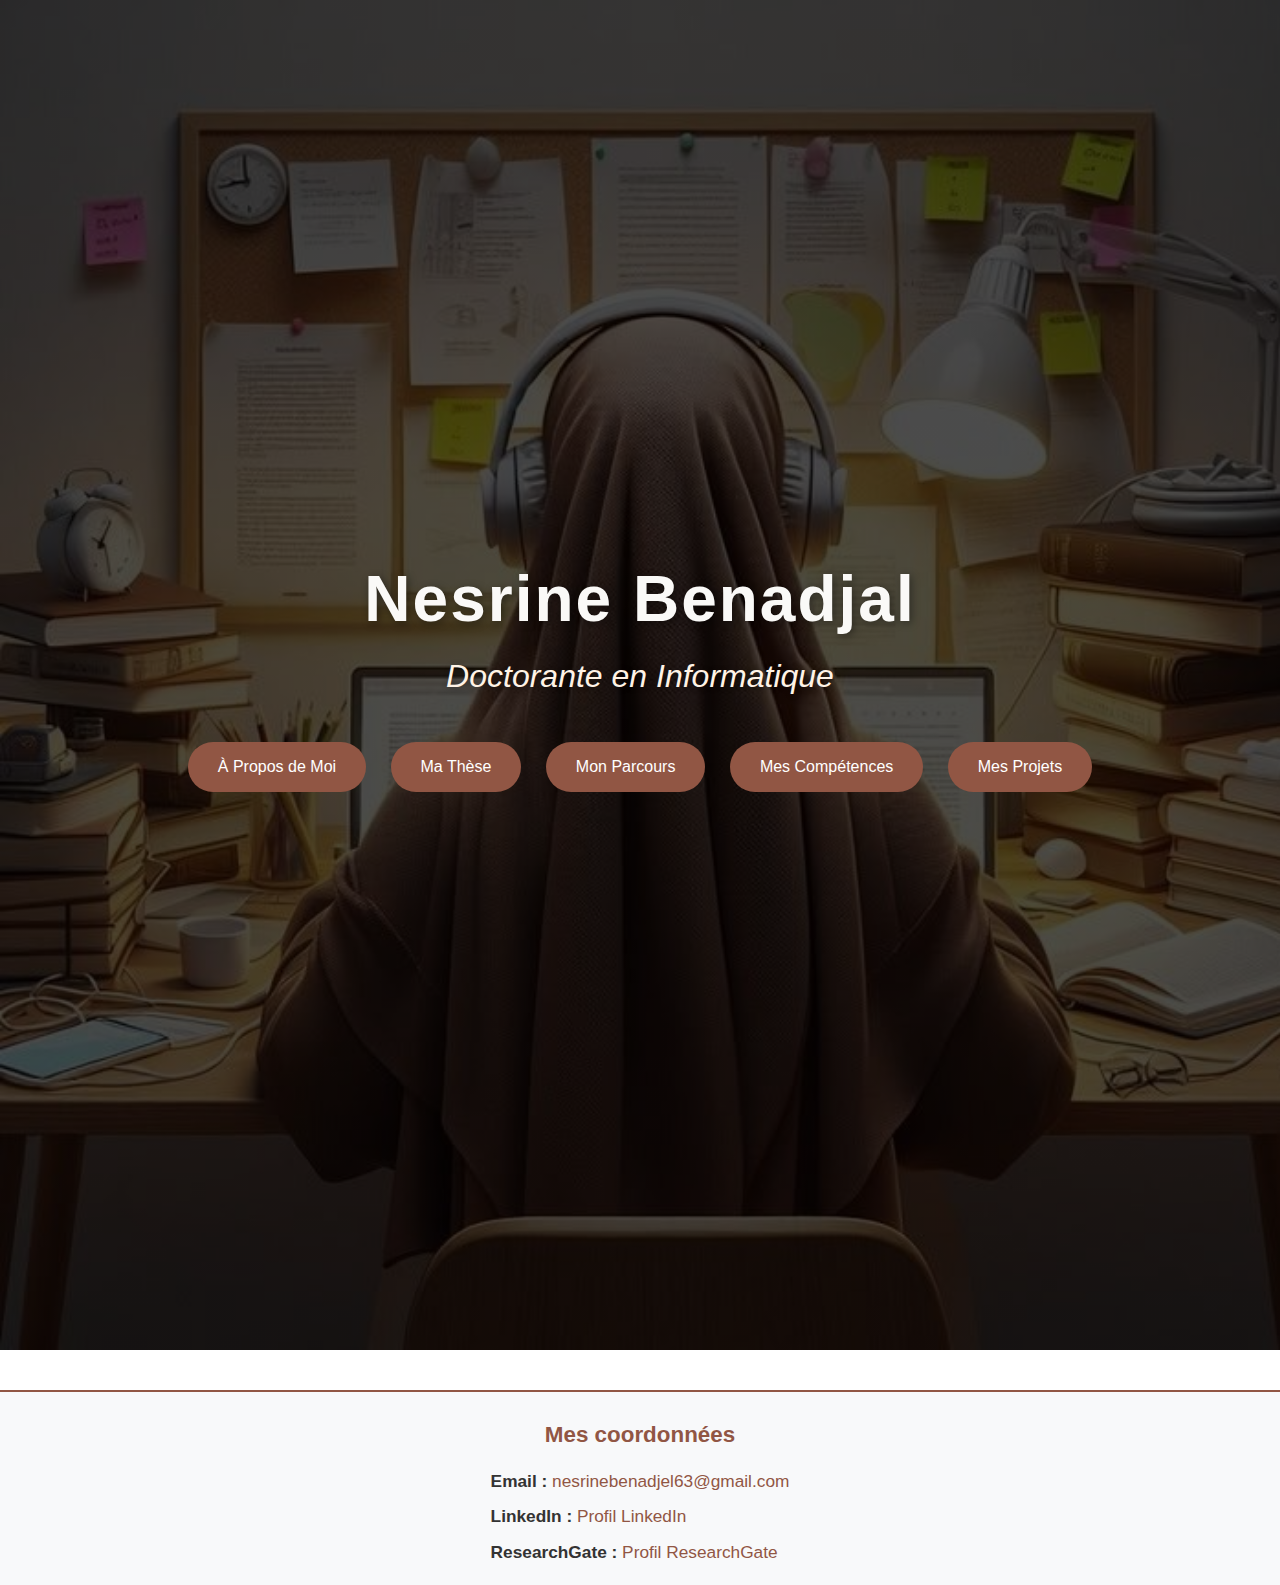
<file: index.html>
<!DOCTYPE html>
<html lang="fr">
<head>
    <meta charset="UTF-8">
    <meta name="viewport" content="width=device-width, initial-scale=1.0">
    <title>Accueil | Portfolio Nesrine Benadjal</title>
    <link rel="stylesheet" href="styles.css">
    <style>
        .hero {
            background: linear-gradient(rgba(0,0,0,0.7), rgba(0,0,0,0.7)), url('images3.jpg');
            background-size: cover;
            height: 150vh;
            display: flex;
            align-items: center;
            text-align: center;
            color: white;
        }
        .hero h1 {
            font-size: 4em;
            color: #faf9f7; 
            margin-top: 0;
            margin-bottom: 0;
            letter-spacing: 2px;
            text-shadow: 2px 2px 8px rgba(0,0,0,0.4);
            font-family: 'Segoe UI', Arial, sans-serif;
        }
        .hero p {
            font-size: 2em;
            color: #fff3e6;
            margin-bottom: 0;
            text-shadow: 1px 1px 6px rgba(0,0,0,0.3);
            font-style: italic;
        }
         .about-header h1 {
    font-size: 4em;
    color: #e7e4e2; 
    margin-top: 0;
    margin-bottom: 0;
    letter-spacing: 2px;
    text-shadow: 2px 2px 8px rgba(0,0,0,0.4);
}
        .cta-buttons {
            margin-top: 30px;
        }
        .cta-button {
            display: inline-block;
            margin: 10px;
            padding: 12px 30px;
            background: #915644;
            color: white;
            text-decoration: none;
            border-radius: 30px;
            transition: all 0.3s ease;
        }
        .cta-button:hover {
            background: #915644;
            transform: translateY(-3px);
        }
    </style>
</head>
<body>
    <header class="hero">
        <div class="container">
            <h1>Nesrine Benadjal</h1>
            <p>Doctorante en Informatique </p>
            
            <div class="cta-buttons">
                <a href="about.html" class="cta-button">À Propos de Moi</a>
                <a href="thesis.html" class="cta-button">Ma Thèse</a>
                <a href="education.html" class="cta-button">Mon Parcours</a>
                <a href="skills.html" class="cta-button">Mes Compétences</a>
                <a href="projects.html" class="cta-button">Mes Projets</a>
            </div>
        </div>
    </header>

    <script src="script.js"></script>
    <footer class="site-footer">
    <div class="footer-content">
        <h2>Mes coordonnées</h2>
        <ul class="footer-contact-list">
            <li><strong>Email :</strong> <a href="mailto:nesrinebenadjel63@gmail.com">nesrinebenadjel63@gmail.com</a></li>
            <li><strong>LinkedIn :</strong> <a href="https://www.linkedin.com/in/nesrine-benadjal-Oa7327258" target="_blank">Profil LinkedIn</a></li>
            <li><strong>ResearchGate :</strong> <a href="https://www.researchgate.net/profile/Nesrine-Benadjal" target="_blank">Profil ResearchGate</a></li>
        </ul>
    </div>
</footer>
<style>
.site-footer {
    background: #f8f9fa;
    border-top: 2px solid #915644;
    padding: 25px 0 10px 0;
    text-align: center;
    margin-top: 40px;
}
.footer-content {
    display: flex;
    flex-direction: column;
    align-items: center;
}
.footer-content h2 {
    color: #915644;
    margin-bottom: 15px;
    font-size: 1.4em;
}
.footer-contact-list {
    list-style: none;
    padding: 0;
    margin: 0;
    text-align: left;
    min-width: 260px; /* largeur mini pour un joli rectangle */
}
.footer-contact-list li {
    margin-bottom: 8px;
    font-size: 1.08em;
    color: #333;
}
.site-footer a {
    color: #915644;
    text-decoration: none;
}
.site-footer a:hover {
    text-decoration: underline;
}
</style>
</body>
</html>
</file>
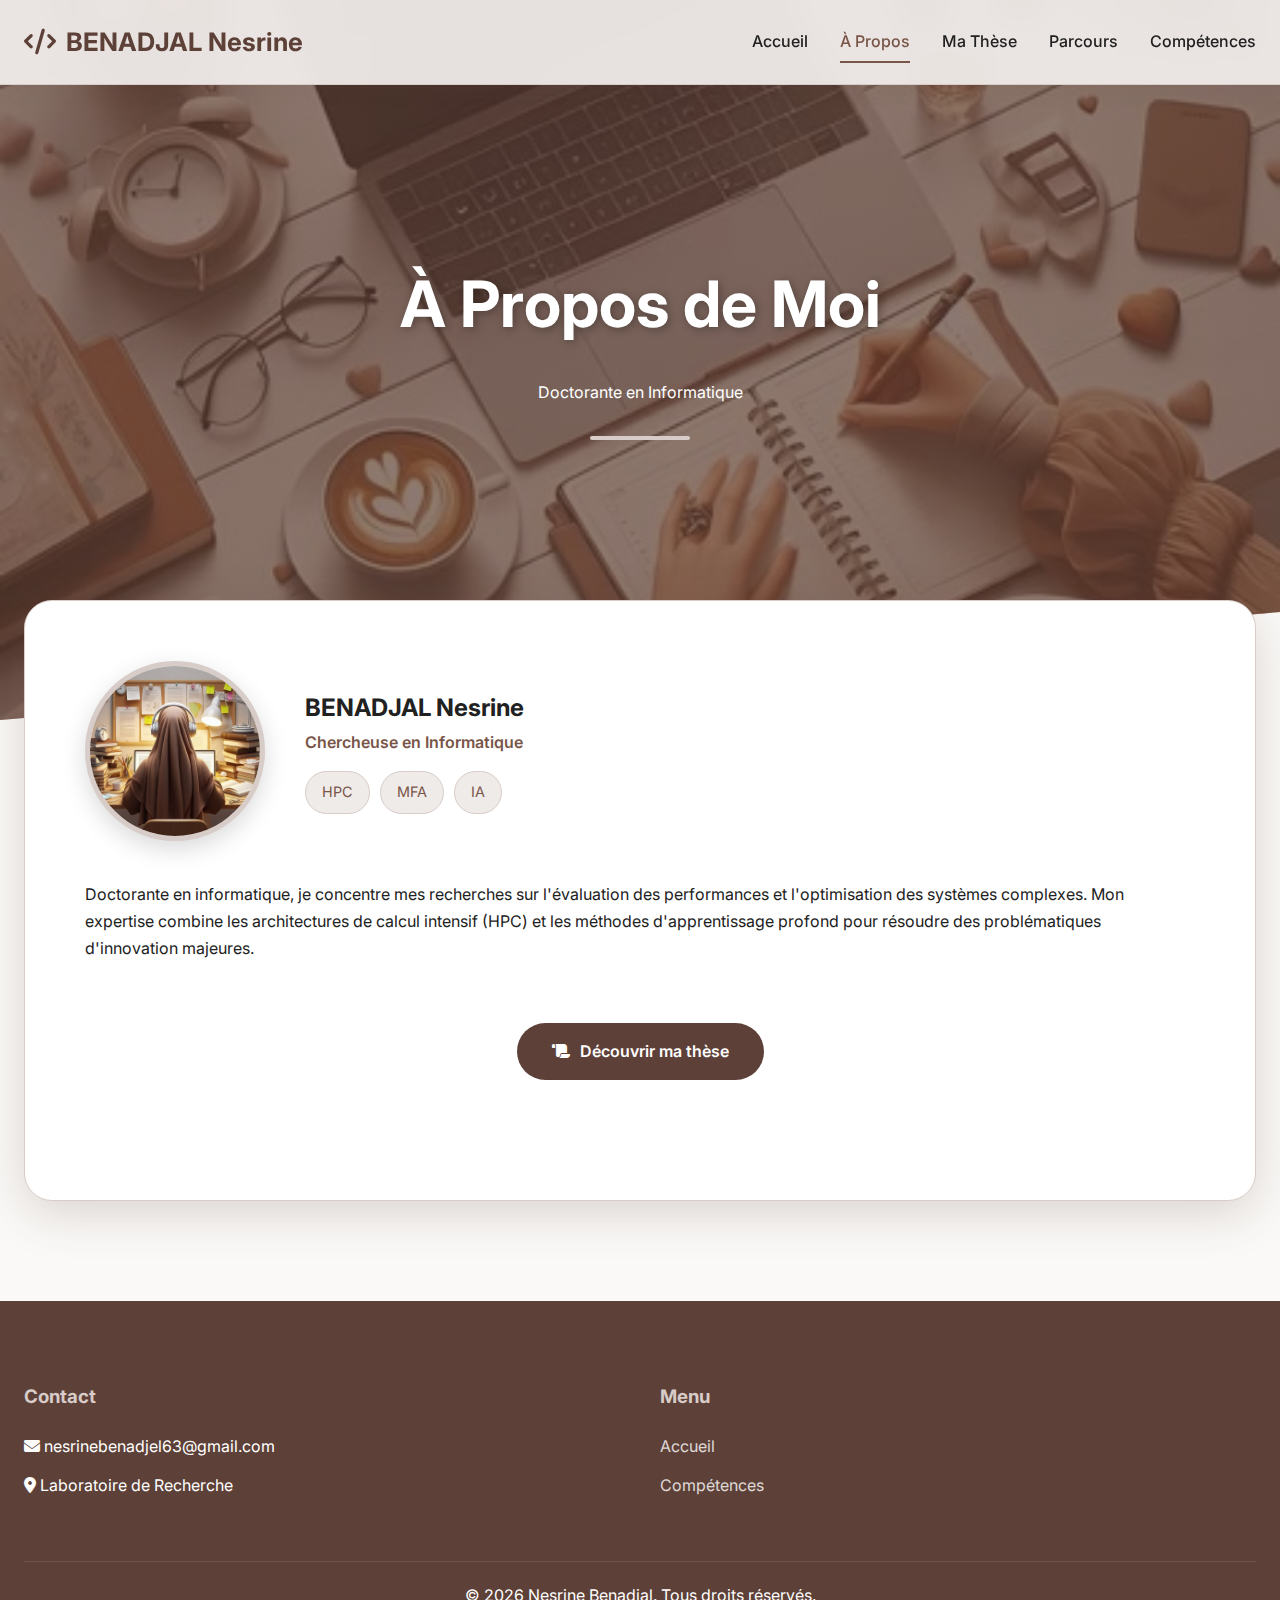
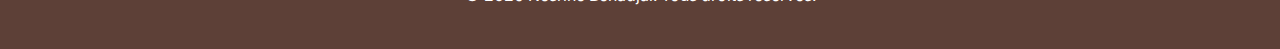
<file: about.html>
<!DOCTYPE html>
<html lang="fr">
<head>
    <meta charset="UTF-8">
    <meta name="viewport" content="width=device-width, initial-scale=1.0, maximum-scale=5.0">
    <title>À Propos | Nesrine Benadjal - Doctorante en Informatique</title>
    <link rel="stylesheet" href="https://cdnjs.cloudflare.com/ajax/libs/font-awesome/6.4.0/css/all.min.css">
    <link href="https://fonts.googleapis.com/css2?family=Inter:wght@300;400;500;600;700&display=swap" rel="stylesheet">
    <style>
        :root {
            --marron-fonce: #5D4037;
            --marron: #795548;
            --marron-clair: #A1887F;
            --marron-tres-clair: #D7CCC8;
            --beige: #EFEBE9;
            --beige-clair: #FAF9F7;
            --blanc: #FFFFFF;
            --noir: #212121;
            --gris: #757575;
            
            --primary: var(--marron);
            --background: var(--beige-clair);
            --surface: var(--beige);
            --text-dark: var(--noir);
            --border: var(--marron-tres-clair);
            
            --gradient: linear-gradient(135deg, var(--marron-fonce) 0%, var(--marron) 100%);
            --shadow-xl: 0 12px 48px rgba(93, 64, 55, 0.2);
            --radius-xl: 28px;
            --transition: all 0.3s cubic-bezier(0.4, 0, 0.2, 1);
        }

        * { margin: 0; padding: 0; box-sizing: border-box; }
        body {
            font-family: 'Inter', sans-serif;
            line-height: 1.7;
            color: var(--text-dark);
            background-color: var(--background);
            overflow-x: hidden;
        }

        .container { width: 100%; max-width: 1280px; margin: 0 auto; padding: 0 24px; }

        /* Navigation */
        .modern-nav {
            position: fixed; top: 0; left: 0; right: 0; z-index: 1000;
            background: rgba(239, 235, 233, 0.95);
            backdrop-filter: blur(10px);
            padding: 20px 0;
            border-bottom: 1px solid var(--border);
            box-shadow: 0 2px 20px rgba(93, 64, 55, 0.1);
        }
        .nav-container { display: flex; justify-content: space-between; align-items: center; }
        .logo { font-size: 1.6rem; font-weight: 700; color: var(--marron-fonce); text-decoration: none; display: flex; align-items: center; gap: 10px; }
        .nav-links { display: flex; gap: 32px; }
        .nav-link { color: var(--text-dark); text-decoration: none; font-weight: 500; transition: var(--transition); position: relative; padding: 8px 0; }
        .nav-link:hover, .nav-link.active { color: var(--marron); }
        .nav-link.active::after { content: ''; position: absolute; bottom: 0; left: 0; width: 100%; height: 2px; background: var(--marron); }

    
        .modern-header {
            position: relative; 
            min-height: 80vh; 
            display: flex; 
            align-items: center; 
            justify-content: center;
    
            background: linear-gradient(rgba(93, 64, 55, 0.7), rgba(93, 64, 55, 0.7)), 
                        url('image.png') no-repeat center center;
            background-size: cover;
            color: var(--blanc); 
            overflow: hidden;
            clip-path: polygon(0 0, 100% 0, 100% 85%, 0 100%);
        }
        .header-content { position: relative; z-index: 3; text-align: center; max-width: 800px; padding: 0 20px; }
        .header-content h1 { font-size: clamp(2.5rem, 5vw, 4rem); margin-bottom: 20px; text-shadow: 2px 2px 10px rgba(0,0,0,0.3); }
        .accent-line { width: 100px; height: 4px; background: var(--marron-tres-clair); margin: 30px auto; border-radius: 2px; }

        /* Profil Section */
        .profile-card-modern {
            background: var(--blanc); border-radius: var(--radius-xl); padding: 60px;
            box-shadow: var(--shadow-xl); margin-top: -120px; position: relative; z-index: 10;
            border: 1px solid var(--border);
        }
        .profile-header-modern { display: flex; align-items: center; gap: 40px; margin-bottom: 40px; flex-wrap: wrap; }
        
        .profile-avatar-modern {
            width: 180px; height: 180px;
            border-radius: 50%;
            border: 5px solid var(--marron-tres-clair);
            overflow: hidden;
            box-shadow: 0 8px 25px rgba(0,0,0,0.15);
            background: var(--beige);
            display: flex; align-items: center; justify-content: center;
        }
        .profile-avatar-modern img {
            width: 100%; height: 100%;
            object-fit: cover; 
        }

        .tag-list { display: flex; flex-wrap: wrap; gap: 10px; margin-top: 15px; }
        .tag { background: var(--surface); color: var(--marron); padding: 8px 16px; border-radius: 50px; font-size: 0.9rem; border: 1px solid var(--border); }

        .main-text {
            font-size: 1.2rem; line-height: 1.8; text-align: justify;
            padding: 40px; background: var(--beige-clair); border-radius: 20px;
            border-left: 6px solid var(--marron); margin: 30px 0;
        }

        .action-buttons { display: flex; justify-content: center; gap: 20px; margin: 60px 0; flex-wrap: wrap; }
        .btn {
            padding: 15px 35px; border-radius: 50px; text-decoration: none; font-weight: 600;
            transition: var(--transition); display: inline-flex; align-items: center; gap: 10px;
        }
        .btn-primary { background: var(--marron-fonce); color: white; }
        .btn-secondary { border: 2px solid var(--marron); color: var(--marron); }
        .btn:hover { transform: translateY(-3px); box-shadow: 0 5px 15px rgba(0,0,0,0.1); }

        .footer { background: var(--marron-fonce); color: white; padding: 80px 0 40px; margin-top: 100px; }
        .footer-grid { display: grid; grid-template-columns: repeat(auto-fit, minmax(250px, 1fr)); gap: 40px; }
        .footer-col h3 { color: var(--marron-tres-clair); margin-bottom: 20px; }
        .footer-links { list-style: none; }
        .footer-links li { margin-bottom: 12px; }
        .footer-links a { color: white; text-decoration: none; opacity: 0.8; }
        .footer-links a:hover { opacity: 1; padding-left: 5px; }

        @media (max-width: 768px) {
            .profile-header-modern { flex-direction: column; text-align: center; }
            .nav-links { display: none; }
            .modern-header { min-height: 60vh; }
        }
    </style>
</head>
<body>

    <nav class="modern-nav">
        <div class="container nav-container">
            <a href="index.html" class="logo"><i class="fas fa-code"></i> BENADJAL Nesrine</a>
            <div class="nav-links">
                <a href="index.html" class="nav-link">Accueil</a>
                <a href="about.html" class="nav-link active">À Propos</a>
                <a href="thesis.html" class="nav-link">Ma Thèse</a>
                <a href="education.html" class="nav-link">Parcours</a>
                <a href="skills.html" class="nav-link">Compétences</a>
            </div>
        </div>
    </nav>

    <header class="modern-header">
        <div class="header-content">
            <h1>À Propos de Moi</h1>
            <p>Doctorante en Informatique</p>
            <div class="accent-line"></div>
        </div>
    </header>

    <main class="container">
        <section class="profile-card-modern">
            <div class="profile-header-modern">
                <div class="profile-avatar-modern">
                    <img src="images3.jpg" alt="Nesrine Benadjal">
                </div>
                <div class="profile-info">
                    <h2>BENADJAL Nesrine</h2>
                    <p style="color: var(--marron); font-weight: 600;">Chercheuse en Informatique</p>
                    <div class="tag-list">
                        <span class="tag">HPC</span>
                        <span class="tag">MFA</span>
                        <span class="tag">IA</span>
                    </div>
                </div>
            </div>

            <p>
                Doctorante en informatique, je concentre mes recherches sur l'évaluation des performances et l'optimisation des systèmes complexes. Mon expertise combine les architectures de calcul intensif (HPC) et les méthodes d'apprentissage profond pour résoudre des problématiques d'innovation majeures.
            </p>

            <div class="action-buttons">
                <a href="thesis.html" class="btn btn-primary"><i class="fas fa-scroll"></i> Découvrir ma thèse</a>
            </div>
        </section>
    </main>

    <footer class="footer">
        <div class="container">
            <div class="footer-grid">
                <div class="footer-col">
                    <h3>Contact</h3>
                    <ul class="footer-links">
                        <li><i class="fas fa-envelope"></i> nesrinebenadjel63@gmail.com</li>
                        <li><i class="fas fa-map-marker-alt"></i> Laboratoire de Recherche</li>
                    </ul>
                </div>
                <div class="footer-col">
                    <h3>Menu</h3>
                    <ul class="footer-links">
                        <li><a href="index.html">Accueil</a></li>
                        <li><a href="skills.html">Compétences</a></li>
                    </ul>
                </div>
            </div>
            <div style="text-align: center; margin-top: 50px; padding-top: 20px; border-top: 1px solid rgba(255,255,255,0.1);">
                <p>&copy; 2026 Nesrine Benadjal. Tous droits réservés.</p>
            </div>
        </div>
    </footer>

</body>
</html>
</file>
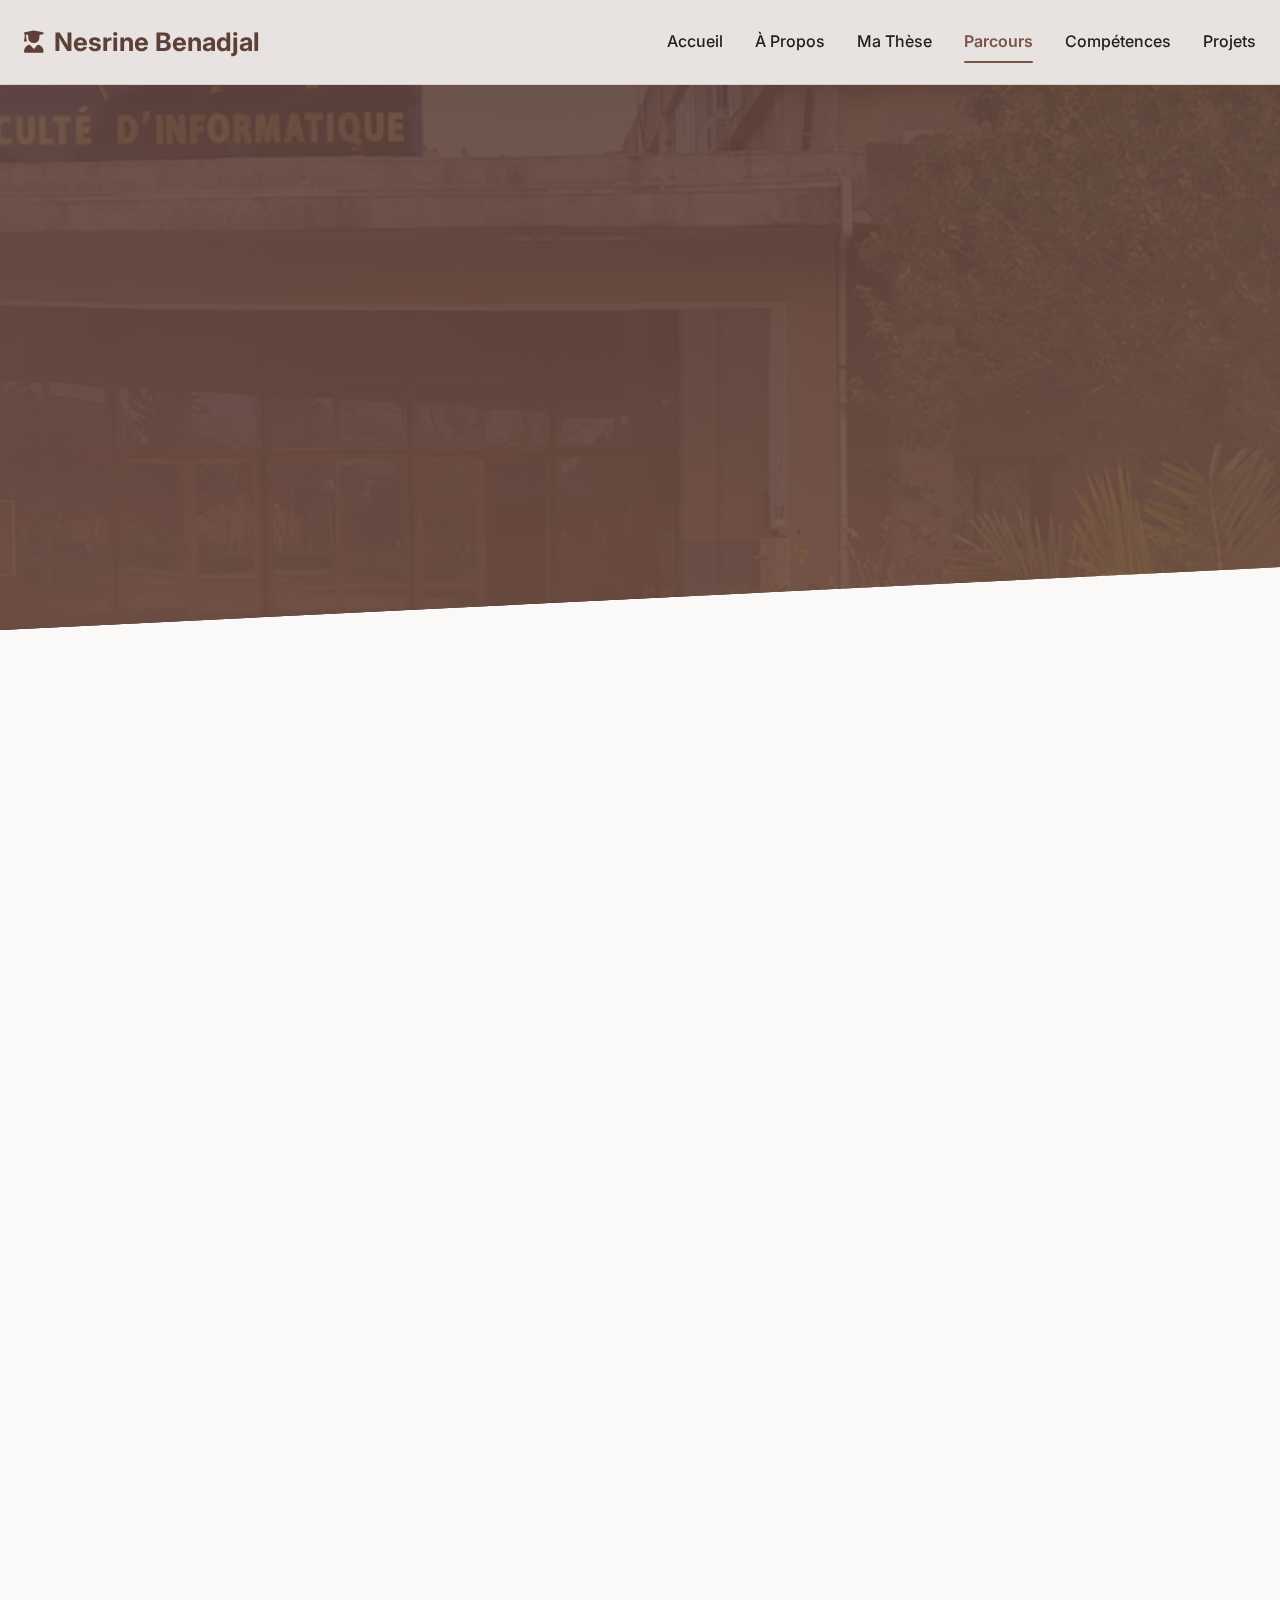
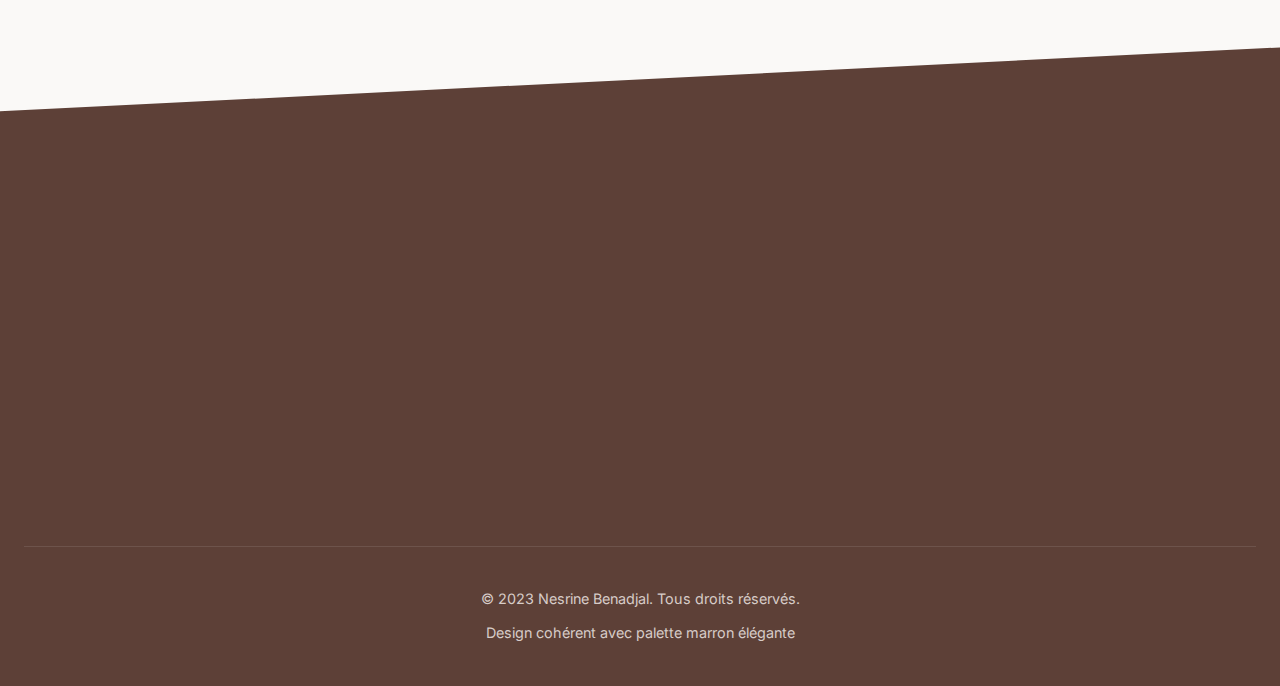
<file: education.html>
<!DOCTYPE html>
<html lang="fr">
<head>
    <meta charset="UTF-8">
    <meta name="viewport" content="width=device-width, initial-scale=1.0, maximum-scale=5.0">
    <title>Parcours Académique | Nesrine Benadjal - Doctorante en Informatique</title>
    <link rel="stylesheet" href="https://cdnjs.cloudflare.com/ajax/libs/font-awesome/6.4.0/css/all.min.css">
    <link href="https://fonts.googleapis.com/css2?family=Inter:wght@300;400;500;600;700&display=swap" rel="stylesheet">
    <style>
        /* Variables de couleurs marron élégantes (cohérentes avec les autres pages) */
        :root {
            --marron-fonce: #5D4037;
            --marron: #795548;
            --marron-clair: #A1887F;
            --marron-tres-clair: #D7CCC8;
            --beige: #EFEBE9;
            --beige-clair: #FAF9F7;
            --blanc: #FFFFFF;
            --noir: #212121;
            --gris: #757575;
            --gris-clair: #BDBDBD;
            
            --primary: var(--marron);
            --primary-dark: var(--marron-fonce);
            --primary-light: var(--marron-clair);
            --background: var(--beige-clair);
            --surface: var(--beige);
            --text-dark: var(--noir);
            --text-light: var(--gris);
            --border: var(--marron-tres-clair);
            
            --gradient: linear-gradient(135deg, var(--marron-fonce) 0%, var(--marron) 100%);
            --gradient-light: linear-gradient(135deg, var(--marron-tres-clair) 0%, var(--beige) 100%);
            --gradient-hover: linear-gradient(135deg, var(--marron) 0%, var(--marron-clair) 100%);
            
            --shadow-sm: 0 2px 8px rgba(93, 64, 55, 0.08);
            --shadow-md: 0 4px 16px rgba(93, 64, 55, 0.12);
            --shadow-lg: 0 8px 32px rgba(93, 64, 55, 0.16);
            --shadow-xl: 0 12px 48px rgba(93, 64, 55, 0.2);
            
            --radius-sm: 6px;
            --radius-md: 12px;
            --radius-lg: 20px;
            --radius-xl: 28px;
            --radius-full: 999px;
            
            --transition: all 0.3s cubic-bezier(0.4, 0, 0.2, 1);
            --transition-slow: all 0.5s cubic-bezier(0.4, 0, 0.2, 1);
        }

        /* Reset et base */
        * {
            margin: 0;
            padding: 0;
            box-sizing: border-box;
        }

        html {
            scroll-behavior: smooth;
        }

        body {
            font-family: 'Inter', sans-serif;
            line-height: 1.7;
            color: var(--text-dark);
            background-color: var(--background);
            overflow-x: hidden;
        }

        .container {
            width: 100%;
            max-width: 1280px;
            margin: 0 auto;
            padding: 0 24px;
        }

        /* Header moderne et responsive */
        .modern-header {
            position: relative;
            min-height: 70vh;
            display: flex;
            align-items: center;
            justify-content: center;
            background: var(--gradient);
            color: var(--blanc);
            overflow: hidden;
            clip-path: polygon(0 0, 100% 0, 100% 90%, 0 100%);
        }

        .header-bg {
            position: absolute;
            top: 0;
            left: 0;
            right: 0;
            bottom: 0;
            background: linear-gradient(rgba(93, 64, 55, 0.9), rgba(121, 85, 72, 0.9)), url('usthb.png');
            background-size: cover;
            background-position: center;
            background-attachment: fixed;
            z-index: 1;
        }

        .header-content {
            position: relative;
            z-index: 3;
            text-align: center;
            max-width: 800px;
            padding: 0 20px;
            animation: fadeInUp 1s ease-out;
        }

        .header-content h1 {
            font-size: clamp(2.5rem, 5vw, 4rem);
            font-weight: 700;
            margin-bottom: 20px;
            letter-spacing: -0.5px;
            color: var(--beige-clair);
            text-shadow: 0 2px 4px rgba(0, 0, 0, 0.2);
        }

        .header-content .subtitle {
            font-size: clamp(1.1rem, 2vw, 1.5rem);
            color: var(--marron-tres-clair);
            margin-bottom: 40px;
            font-weight: 300;
            line-height: 1.6;
        }

        .accent-line {
            width: 120px;
            height: 4px;
            background: var(--marron-tres-clair);
            margin: 40px auto;
            border-radius: 2px;
            position: relative;
            overflow: hidden;
        }

        .accent-line::after {
            content: '';
            position: absolute;
            top: 0;
            left: 0;
            width: 100%;
            height: 100%;
            background: var(--blanc);
            animation: lineProgress 2s ease-in-out infinite;
        }

        @keyframes lineProgress {
            0% { transform: translateX(-100%); }
            100% { transform: translateX(100%); }
        }

        /* Navigation cohérente */
        .modern-nav {
            position: fixed;
            top: 0;
            left: 0;
            right: 0;
            z-index: 1000;
            background: rgba(239, 235, 233, 0.95);
            backdrop-filter: blur(10px);
            padding: 20px 0;
            border-bottom: 1px solid var(--border);
            transition: var(--transition);
            box-shadow: 0 2px 20px rgba(93, 64, 55, 0.1);
        }

        .nav-container {
            display: flex;
            justify-content: space-between;
            align-items: center;
        }

        .logo {
            font-size: 1.6rem;
            font-weight: 700;
            color: var(--marron-fonce);
            text-decoration: none;
            display: flex;
            align-items: center;
            gap: 10px;
            transition: var(--transition);
        }

        .logo:hover {
            color: var(--marron);
        }

        .logo i {
            font-size: 1.4rem;
        }

        .nav-links {
            display: flex;
            gap: 32px;
        }

        .nav-link {
            color: var(--text-dark);
            text-decoration: none;
            font-weight: 500;
            font-size: 1rem;
            transition: var(--transition);
            position: relative;
            padding: 8px 0;
        }

        .nav-link::after {
            content: '';
            position: absolute;
            bottom: 0;
            left: 0;
            width: 0;
            height: 2px;
            background: var(--marron);
            transition: var(--transition);
            border-radius: 1px;
        }

        .nav-link:hover {
            color: var(--marron);
        }

        .nav-link:hover::after {
            width: 100%;
        }

        .nav-link.active {
            color: var(--marron);
            font-weight: 600;
        }

        .nav-link.active::after {
            width: 100%;
        }

        .mobile-nav-btn {
            display: none;
            background: none;
            border: none;
            color: var(--marron);
            font-size: 1.5rem;
            cursor: pointer;
            padding: 8px;
            border-radius: var(--radius-sm);
            transition: var(--transition);
        }

        .mobile-nav-btn:hover {
            background: var(--surface);
        }

        /* Contenu principal responsive */
        main {
            padding: 80px 0;
            position: relative;
            background: var(--background);
        }

        /* Section titre */
        .section-title {
            text-align: center;
            font-size: clamp(2rem, 4vw, 2.8rem);
            color: var(--marron-fonce);
            margin-bottom: 50px;
            font-weight: 700;
            position: relative;
        }

        .section-title::after {
            content: '';
            position: absolute;
            bottom: -15px;
            left: 50%;
            transform: translateX(-50%);
            width: 80px;
            height: 4px;
            background: var(--gradient);
            border-radius: 2px;
        }

        /* Timeline moderne et responsive */
        .modern-timeline {
            position: relative;
            max-width: 1000px;
            margin: 60px auto;
            padding: 0 20px;
        }

        .modern-timeline::before {
            content: '';
            position: absolute;
            left: 50%;
            transform: translateX(-50%);
            width: 3px;
            height: 100%;
            background: linear-gradient(to bottom, transparent, var(--marron), transparent);
            border-radius: 2px;
        }

        .timeline-item {
            position: relative;
            width: 100%;
            margin-bottom: 60px;
            display: flex;
            justify-content: center;
        }

        .timeline-content {
            width: calc(50% - 40px);
            padding: 30px;
            background: var(--blanc);
            border-radius: var(--radius-lg);
            box-shadow: var(--shadow-lg);
            border: 1px solid var(--border);
            transition: var(--transition-slow);
            position: relative;
        }

        .timeline-item:nth-child(odd) .timeline-content {
            margin-right: auto;
        }

        .timeline-item:nth-child(even) .timeline-content {
            margin-left: auto;
        }

        .timeline-content:hover {
            transform: translateY(-10px);
            box-shadow: var(--shadow-xl);
            border-color: var(--marron);
        }

        .timeline-icon {
            position: absolute;
            top: 30px;
            width: 60px;
            height: 60px;
            border-radius: 50%;
            background: var(--gradient);
            display: flex;
            align-items: center;
            justify-content: center;
            color: var(--blanc);
            font-size: 1.5rem;
            box-shadow: var(--shadow-md);
            z-index: 2;
        }

        .timeline-item:nth-child(odd) .timeline-icon {
            right: -30px;
        }

        .timeline-item:nth-child(even) .timeline-icon {
            left: -30px;
        }

        .timeline-date {
            display: inline-block;
            background: var(--surface);
            color: var(--marron);
            padding: 8px 20px;
            border-radius: var(--radius-full);
            font-weight: 600;
            font-size: 0.9rem;
            margin-bottom: 15px;
            border: 1px solid var(--border);
        }

        .timeline-content h3 {
            font-size: 1.5rem;
            color: var(--marron-fonce);
            margin-bottom: 10px;
            font-weight: 600;
        }

        .timeline-content p {
            color: var(--text-light);
            line-height: 1.6;
            margin-bottom: 10px;
        }

        .timeline-content .location {
            color: var(--marron);
            font-weight: 500;
            font-size: 0.95rem;
        }

        /* Section expérience avec cartes */
        .experience-grid {
            display: grid;
            grid-template-columns: repeat(auto-fit, minmax(300px, 1fr));
            gap: 30px;
            margin: 60px 0;
        }

        .experience-card {
            background: var(--blanc);
            padding: 35px;
            border-radius: var(--radius-lg);
            box-shadow: var(--shadow-lg);
            border: 1px solid var(--border);
            transition: var(--transition-slow);
            position: relative;
            overflow: hidden;
        }

        .experience-card:hover {
            transform: translateY(-10px);
            box-shadow: var(--shadow-xl);
            border-color: var(--marron);
        }

        .experience-card::before {
            content: '';
            position: absolute;
            top: 0;
            left: 0;
            width: 5px;
            height: 100%;
            background: var(--gradient);
            transform: scaleY(0);
            transition: transform 0.4s ease;
            transform-origin: top;
        }

        .experience-card:hover::before {
            transform: scaleY(1);
        }

        .experience-icon {
            width: 70px;
            height: 70px;
            background: var(--gradient);
            border-radius: 50%;
            display: flex;
            align-items: center;
            justify-content: center;
            color: var(--blanc);
            font-size: 1.8rem;
            margin-bottom: 25px;
            box-shadow: var(--shadow-md);
        }

        .experience-card h3 {
            font-size: 1.4rem;
            color: var(--marron-fonce);
            margin-bottom: 15px;
            font-weight: 600;
        }

        .experience-duration {
            color: var(--marron);
            font-weight: 600;
            margin-bottom: 15px;
            font-size: 0.95rem;
        }

        .experience-description {
            color: var(--text-light);
            line-height: 1.7;
            margin-bottom: 20px;
        }

        /* Boutons de navigation */
        .nav-buttons-modern {
            display: flex;
            justify-content: center;
            gap: 20px;
            margin: 80px 0 40px;
            flex-wrap: wrap;
        }

        .nav-button-modern {
            display: inline-flex;
            align-items: center;
            gap: 12px;
            padding: 18px 36px;
            text-decoration: none;
            border-radius: var(--radius-full);
            font-weight: 600;
            font-size: 1.1rem;
            transition: var(--transition-slow);
            position: relative;
            overflow: hidden;
            z-index: 1;
            min-width: 200px;
            justify-content: center;
        }

        .nav-button-modern.primary {
            background: var(--gradient);
            color: var(--blanc);
            box-shadow: var(--shadow-lg);
        }

        .nav-button-modern.secondary {
            background: var(--blanc);
            color: var(--marron);
            border: 2px solid var(--marron);
            box-shadow: var(--shadow-md);
        }

        .nav-button-modern.primary:hover {
            transform: translateY(-8px);
            box-shadow: var(--shadow-xl);
        }

        .nav-button-modern.secondary:hover {
            background: var(--marron);
            color: var(--blanc);
            transform: translateY(-8px);
            box-shadow: var(--shadow-xl);
        }

        /* Footer cohérent */
        .footer-modern {
            background: var(--marron-fonce);
            color: var(--beige);
            padding: 80px 0 40px;
            margin-top: 100px;
            clip-path: polygon(0 10%, 100% 0, 100% 100%, 0 100%);
        }

        .footer-grid {
            display: grid;
            grid-template-columns: repeat(auto-fit, minmax(250px, 1fr));
            gap: 40px;
            margin-bottom: 60px;
        }

        .footer-col h3 {
            color: var(--beige-clair);
            font-size: 1.5rem;
            margin-bottom: 25px;
            font-weight: 600;
            position: relative;
            padding-bottom: 15px;
        }

        .footer-col h3::after {
            content: '';
            position: absolute;
            bottom: 0;
            left: 0;
            width: 50px;
            height: 3px;
            background: var(--marron-tres-clair);
            border-radius: 2px;
        }

        .contact-list {
            list-style: none;
        }

        .contact-list li {
            margin-bottom: 18px;
            display: flex;
            align-items: center;
            gap: 15px;
        }

        .contact-list i {
            color: var(--marron-tres-clair);
            font-size: 1.2rem;
            width: 24px;
        }

        .contact-list a {
            color: var(--beige);
            text-decoration: none;
            transition: var(--transition);
            font-size: 1.05rem;
        }

        .contact-list a:hover {
            color: var(--marron-tres-clair);
            padding-left: 5px;
        }

        .social-links-modern {
            display: flex;
            gap: 20px;
            margin-top: 30px;
        }

        .social-link-modern {
            width: 45px;
            height: 45px;
            border-radius: 50%;
            background: rgba(255, 255, 255, 0.1);
            display: flex;
            align-items: center;
            justify-content: center;
            color: var(--beige);
            text-decoration: none;
            transition: var(--transition);
            border: 1px solid rgba(255, 255, 255, 0.2);
        }

        .social-link-modern:hover {
            background: var(--beige);
            color: var(--marron-fonce);
            transform: translateY(-5px);
            border-color: var(--beige);
        }

        .footer-bottom {
            text-align: center;
            padding-top: 40px;
            border-top: 1px solid rgba(255, 255, 255, 0.1);
            color: var(--marron-tres-clair);
            font-size: 0.9rem;
        }

        /* Animations */
        @keyframes fadeInUp {
            from {
                opacity: 0;
                transform: translateY(40px);
            }
            to {
                opacity: 1;
                transform: translateY(0);
            }
        }

        .fade-in {
            opacity: 0;
            animation: fadeInUp 0.8s ease forwards;
        }

        .delay-1 { animation-delay: 0.2s; }
        .delay-2 { animation-delay: 0.4s; }
        .delay-3 { animation-delay: 0.6s; }

        /* Responsive Design */
        @media (max-width: 992px) {
            .container {
                padding: 0 32px;
            }
            
            .modern-timeline::before {
                left: 30px;
            }
            
            .timeline-content {
                width: calc(100% - 80px);
                margin-left: 80px !important;
            }
            
            .timeline-item:nth-child(odd) .timeline-content,
            .timeline-item:nth-child(even) .timeline-content {
                margin-right: 0;
                margin-left: 80px;
            }
            
            .timeline-item:nth-child(odd) .timeline-icon,
            .timeline-item:nth-child(even) .timeline-icon {
                left: -60px;
                right: auto;
            }
            
            .experience-grid {
                grid-template-columns: repeat(auto-fit, minmax(250px, 1fr));
            }
        }

        @media (max-width: 768px) {
            .modern-nav {
                padding: 16px 0;
            }
            
            .nav-links {
                display: none;
            }
            
            .mobile-nav-btn {
                display: block;
            }
            
            .modern-header {
                min-height: 60vh;
                clip-path: polygon(0 0, 100% 0, 100% 95%, 0 100%);
            }
            
            .header-content h1 {
                font-size: 2.2rem;
            }
            
            .header-content .subtitle {
                font-size: 1.1rem;
            }
            
            .modern-timeline {
                padding: 0 15px;
            }
            
            .timeline-content {
                width: calc(100% - 60px);
                margin-left: 60px !important;
                padding: 25px;
            }
            
            .timeline-item:nth-child(odd) .timeline-icon,
            .timeline-item:nth-child(even) .timeline-icon {
                left: -45px;
                width: 50px;
                height: 50px;
                font-size: 1.3rem;
            }
            
            .nav-buttons-modern {
                flex-direction: column;
                align-items: center;
                gap: 15px;
            }
            
            .nav-button-modern {
                width: 100%;
                max-width: 300px;
                justify-content: center;
            }
            
            .footer-modern {
                clip-path: polygon(0 5%, 100% 0, 100% 100%, 0 100%);
                padding: 60px 0 30px;
            }
        }

        @media (max-width: 480px) {
            .container {
                padding: 0 20px;
            }
            
            .modern-header {
                min-height: 50vh;
            }
            
            .header-content h1 {
                font-size: 1.8rem;
            }
            
            .section-title {
                font-size: 1.8rem;
            }
            
            .timeline-content {
                width: calc(100% - 50px);
                margin-left: 50px !important;
                padding: 20px;
            }
            
            .timeline-content h3 {
                font-size: 1.3rem;
            }
            
            .timeline-icon {
                width: 40px;
                height: 40px;
                font-size: 1.1rem;
            }
            
            .timeline-item:nth-child(odd) .timeline-icon,
            .timeline-item:nth-child(even) .timeline-icon {
                left: -35px;
            }
            
            .experience-grid {
                grid-template-columns: 1fr;
                gap: 20px;
            }
            
            .experience-card {
                padding: 25px;
            }
            
            .footer-grid {
                grid-template-columns: 1fr;
                gap: 30px;
            }
        }
    </style>
</head>
<body>
    <!-- Navigation -->
    <nav class="modern-nav">
        <div class="container nav-container">
            <a href="index.html" class="logo">
                <i class="fas fa-user-graduate"></i>
                <span>Nesrine Benadjal</span>
            </a>
            <div class="nav-links">
                <a href="index.html" class="nav-link">Accueil</a>
                <a href="about.html" class="nav-link">À Propos</a>
                <a href="thesis.html" class="nav-link">Ma Thèse</a>
                <a href="education.html" class="nav-link active">Parcours</a>
                <a href="skills.html" class="nav-link">Compétences</a>
                <a href="projects.html" class="nav-link">Projets</a>
            </div>
            <button class="mobile-nav-btn" id="mobileMenuBtn">
                <i class="fas fa-bars"></i>
            </button>
        </div>
    </nav>

    <!-- Header -->
    <header class="modern-header">
        <div class="header-bg"></div>
        <div class="header-content fade-in">
            <h1>Parcours Académique et Expérience</h1>
            <p class="subtitle">Formation et expérience professionnelle dans le domaine de l'informatique et du HPC</p>
            <div class="accent-line"></div>
        </div>
    </header>

    <!-- Contenu principal -->
    <main>
        <div class="container">
            <!-- Section Parcours Académique -->
            <section class="fade-in">
                <h2 class="section-title">Mon Parcours Académique</h2>
                <div class="modern-timeline">
                    <div class="timeline-item fade-in delay-1">
                        <div class="timeline-icon">
                            <i class="fas fa-graduation-cap"></i>
                        </div>
                        <div class="timeline-content">
                            <span class="timeline-date">2025 - Présent</span>
                            <h3>Doctorat en Informatique</h3>
                            <p>Recherche en Performance Computing et Optimisation</p>
                            <p class="location">USTHB - MFA</p>
                        </div>
                    </div>
                    
                    <div class="timeline-item fade-in delay-2">
                        <div class="timeline-icon">
                            <i class="fas fa-laptop-code"></i>
                        </div>
                        <div class="timeline-content">
                            <span class="timeline-date">2022 - 2024</span>
                            <h3>Master en Calcul Haute Performance</h3>
                            <p>Spécialisation en HPC et architectures parallèles</p>
                            <p class="location">USTHB</p>
                        </div>
                    </div>
                    
                    <div class="timeline-item fade-in delay-3">
                        <div class="timeline-icon">
                            <i class="fas fa-university"></i>
                        </div>
                        <div class="timeline-content">
                            <span class="timeline-date">2018 - 2022</span>
                            <h3>Licence en Informatique</h3>
                            <p>Formation fondamentale en informatique</p>
                            <p class="location">USTHB</p>
                        </div>
                    </div>
                </div>
            </section>

            <!-- Section Expérience Professionnelle -->
            <section class="fade-in">
                <h2 class="section-title" style="margin-top: 100px;">Expérience Professionnelle</h2>
                
                <div class="experience-grid">
                    <div class="experience-card fade-in delay-1">
                        <div class="experience-icon">
                            <i class="fas fa-briefcase"></i>
                        </div>
                        <h3>Stage au CERIST</h3>
                        <div class="experience-duration">Février 2024 - Septembre 2024 (8 mois)</div>
                        <p class="experience-description">Stage de recherche en Calcul Haute Performance et optimisation de performances</p>
                    </div>
                    
                    <div class="experience-card fade-in delay-2">
                        <div class="experience-icon">
                            <i class="fas fa-chalkboard-teacher"></i>
                        </div>
                        <h3>Chargé de TP - Analyse Numérique</h3>
                        <div class="experience-duration">Octobre 2024 - Juin 2025</div>
                        <p class="experience-description">Encadrement des travaux pratiques pour le Master 1 HPC à l'USTHB</p>
                    </div>
                    
                    <div class="experience-card fade-in delay-3">
                        <div class="experience-icon">
                            <i class="fas fa-code"></i>
                        </div>
                        <h3>Chargé de TP - Programmation C</h3>
                        <div class="experience-duration">Octobre 2024 - Juin 2025</div>
                        <p class="experience-description">Encadrement des travaux pratiques de programmation C pour la Licence 1 Informatique à l'USTHB</p>
                    </div>
                </div>
                
                <div class="experience-grid">
                    <div class="experience-card fade-in">
                        <div class="experience-icon">
                            <i class="fas fa-brain"></i>
                        </div>
                        <h3>Chargé de TP - Deep Learning</h3>
                        <div class="experience-duration">Octobre 2025 - Présent</div>
                        <p class="experience-description">Encadrement des travaux pratiques de Deep Learning pour le Master 2 HPC à l'USTHB</p>
                    </div>
                    
                    <div class="experience-card fade-in delay-1">
                        <div class="experience-icon">
                            <i class="fas fa-database"></i>
                        </div>
                        <h3>Chargé de TP - Data Mining</h3>
                        <div class="experience-duration">Octobre 2025 - Présent</div>
                        <p class="experience-description">Encadrement des travaux pratiques de Data Mining pour les étudiants d'ingénierie logicielle à l'USTHB</p>
                    </div>
                    
                    <div class="experience-card fade-in delay-2">
                        <div class="experience-icon">
                            <i class="fas fa-server"></i>
                        </div>
                        <h3>Chargé de TP - Administration de Clusters</h3>
                        <div class="experience-duration">Octobre 2025 - Présent</div>
                        <p class="experience-description">Encadrement des travaux pratiques d'administration et gestion de clusters et grilles de calcul pour le Master 2 HPC à l'USTHB</p>
                    </div>
                </div>
            </section>

            <!-- Boutons de navigation -->
            <div class="nav-buttons-modern">
                <a href="thesis.html" class="nav-button-modern primary fade-in">
                    <i class="fas fa-graduation-cap"></i>
                    <span>Ma Thèse</span>
                </a>
                <a href="skills.html" class="nav-button-modern secondary fade-in">
                    <i class="fas fa-tools"></i>
                    <span>Mes Compétences</span>
                </a>
                <a href="about.html" class="nav-button-modern secondary fade-in">
                    <i class="fas fa-user"></i>
                    <span>À Propos</span>
                </a>
                <a href="index.html" class="nav-button-modern secondary fade-in">
                    <i class="fas fa-home"></i>
                    <span>Retour à l'Accueil</span>
                </a>
            </div>
        </div>
    </main>

    <!-- Footer -->
    <footer class="footer-modern">
        <div class="container">
            <div class="footer-grid">
                <div class="footer-col fade-in">
                    <h3>Coordonnées</h3>
                    <ul class="contact-list">
                        <li>
                            <i class="fas fa-envelope"></i>
                            <a href="mailto:nesrinebenadjel63@gmail.com">nesrinebenadjel63@gmail.com</a>
                        </li>
                        <li>
                            <i class="fas fa-map-marker-alt"></i>
                            <span>Doctorante en Informatique</span>
                        </li>
                    </ul>
                </div>
                
                <div class="footer-col fade-in delay-1">
                    <h3>Réseaux Professionnels</h3>
                    <ul class="contact-list">
                        <li>
                            <i class="fab fa-linkedin"></i>
                            <a href="https://www.linkedin.com/in/nesrine-benadjal-0a7327258" target="_blank">Profil LinkedIn</a>
                        </li>
                        <li>
                            <i class="fab fa-researchgate"></i>
                            <a href="https://www.researchgate.net/profile/Nesrine-Benadjal" target="_blank">ResearchGate</a>
                        </li>
                        <li>
                            <i class="fab fa-github"></i>
                            <a href="#" target="_blank">GitHub</a>
                        </li>
                    </ul>
                </div>
                
                <div class="footer-col fade-in delay-2">
                    <h3>Navigation Rapide</h3>
                    <ul class="contact-list">
                        <li><a href="index.html">Accueil</a></li>
                        <li><a href="thesis.html">Ma Thèse</a></li>
                        <li><a href="education.html">Mon Parcours</a></li>
                        <li><a href="projects.html">Mes Projets</a></li>
                        <li><a href="skills.html">Mes Compétences</a></li>
                    </ul>
                </div>
            </div>

            <div class="social-links-modern fade-in delay-3">
                <a href="mailto:nesrinebenadjel63@gmail.com" class="social-link-modern" title="Email">
                    <i class="fas fa-envelope"></i>
                </a>
                <a href="https://www.linkedin.com/in/nesrine-benadjal-0a7327258" class="social-link-modern" title="LinkedIn">
                    <i class="fab fa-linkedin-in"></i>
                </a>
                <a href="https://www.researchgate.net/profile/Nesrine-Benadjal" class="social-link-modern" title="ResearchGate">
                    <i class="fab fa-researchgate"></i>
                </a>
                <a href="#" class="social-link-modern" title="GitHub">
                    <i class="fab fa-github"></i>
                </a>
            </div>

            <div class="footer-bottom">
                <p>&copy; 2023 Nesrine Benadjal. Tous droits réservés.</p>
                <p style="margin-top: 10px;">Design cohérent avec palette marron élégante</p>
            </div>
        </div>
    </footer>

    <script>
        // Navigation mobile
        const mobileMenuBtn = document.getElementById('mobileMenuBtn');
        const navLinks = document.querySelector('.nav-links');
        const mobileNavBtn = document.querySelector('.mobile-nav-btn i');
        const navContainer = document.querySelector('.nav-container');

        mobileMenuBtn.addEventListener('click', () => {
            navLinks.style.display = navLinks.style.display === 'flex' ? 'none' : 'flex';
            if (navLinks.style.display === 'flex') {
                navLinks.style.flexDirection = 'column';
                navLinks.style.position = 'absolute';
                navLinks.style.top = '100%';
                navLinks.style.right = '20px';
                navLinks.style.background = 'var(--blanc)';
                navLinks.style.padding = '25px';
                navLinks.style.borderRadius = 'var(--radius-lg)';
                navLinks.style.boxShadow = 'var(--shadow-xl)';
                navLinks.style.gap = '18px';
                navLinks.style.zIndex = '1000';
                navLinks.style.minWidth = '220px';
                navLinks.style.border = '1px solid var(--border)';
                mobileNavBtn.classList.remove('fa-bars');
                mobileNavBtn.classList.add('fa-times');
            } else {
                mobileNavBtn.classList.remove('fa-times');
                mobileNavBtn.classList.add('fa-bars');
            }
        });

        // Animation au scroll pour la navigation
        window.addEventListener('scroll', () => {
            const nav = document.querySelector('.modern-nav');
            if (window.scrollY > 50) {
                nav.style.padding = '12px 0';
                nav.style.background = 'rgba(239, 235, 233, 0.98)';
                nav.style.boxShadow = '0 4px 30px rgba(93, 64, 55, 0.15)';
            } else {
                nav.style.padding = '20px 0';
                nav.style.background = 'rgba(239, 235, 233, 0.95)';
                nav.style.boxShadow = '0 2px 20px rgba(93, 64, 55, 0.1)';
            }
        });

        // Animation des éléments au scroll
        const observerOptions = {
            threshold: 0.1,
            rootMargin: '0px 0px -50px 0px'
        };

        const observer = new IntersectionObserver((entries) => {
            entries.forEach(entry => {
                if (entry.isIntersecting) {
                    entry.target.classList.add('fade-in');
                }
            });
        }, observerOptions);

        // Observer tous les éléments avec animation
        document.addEventListener('DOMContentLoaded', () => {
            const fadeElements = document.querySelectorAll('.fade-in');
            fadeElements.forEach(el => {
                if (!el.style.animation) {
                    el.style.opacity = '0';
                    observer.observe(el);
                }
            });
            
            // Animation d'entrée globale
            document.body.style.opacity = '0';
            document.body.style.transition = 'opacity 0.8s ease';
            
            setTimeout(() => {
                document.body.style.opacity = '1';
            }, 100);
            
            // Fermer le menu mobile en cliquant sur un lien
            const links = document.querySelectorAll('.nav-link');
            links.forEach(link => {
                link.addEventListener('click', () => {
                    if (window.innerWidth <= 768 && navLinks.style.display === 'flex') {
                        navLinks.style.display = 'none';
                        mobileNavBtn.classList.remove('fa-times');
                        mobileNavBtn.classList.add('fa-bars');
                    }
                });
            });
            
            // Fermer le menu en cliquant en dehors
            document.addEventListener('click', (e) => {
                if (window.innerWidth <= 768 && 
                    navLinks.style.display === 'flex' && 
                    !navContainer.contains(e.target) && 
                    !navLinks.contains(e.target)) {
                    navLinks.style.display = 'none';
                    mobileNavBtn.classList.remove('fa-times');
                    mobileNavBtn.classList.add('fa-bars');
                }
            });
        });

        // Effet de parallaxe pour le header
        window.addEventListener('scroll', () => {
            const header = document.querySelector('.modern-header');
            const scrolled = window.pageYOffset;
            if (header) {
                header.style.transform = `translateY(${scrolled * 0.1}px)`;
            }
        });
    </script>
</body>
</html>
</file>
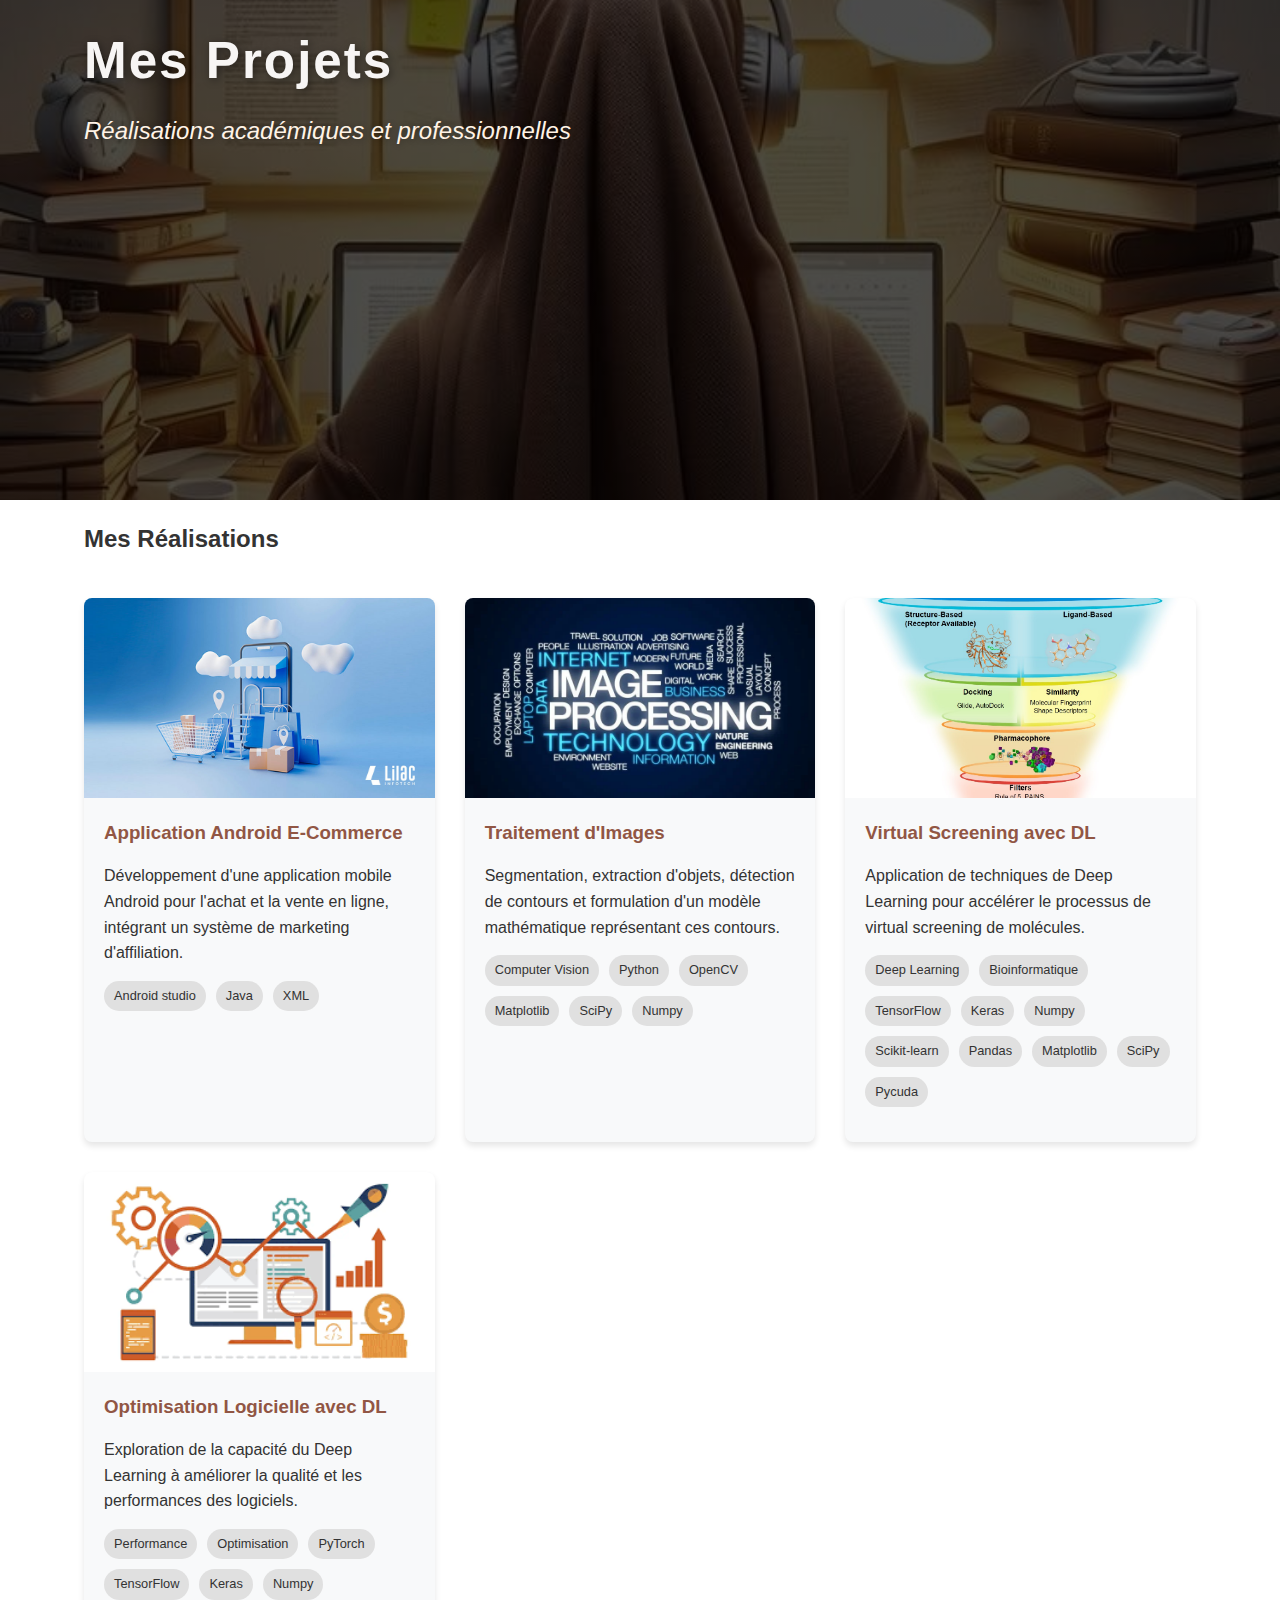
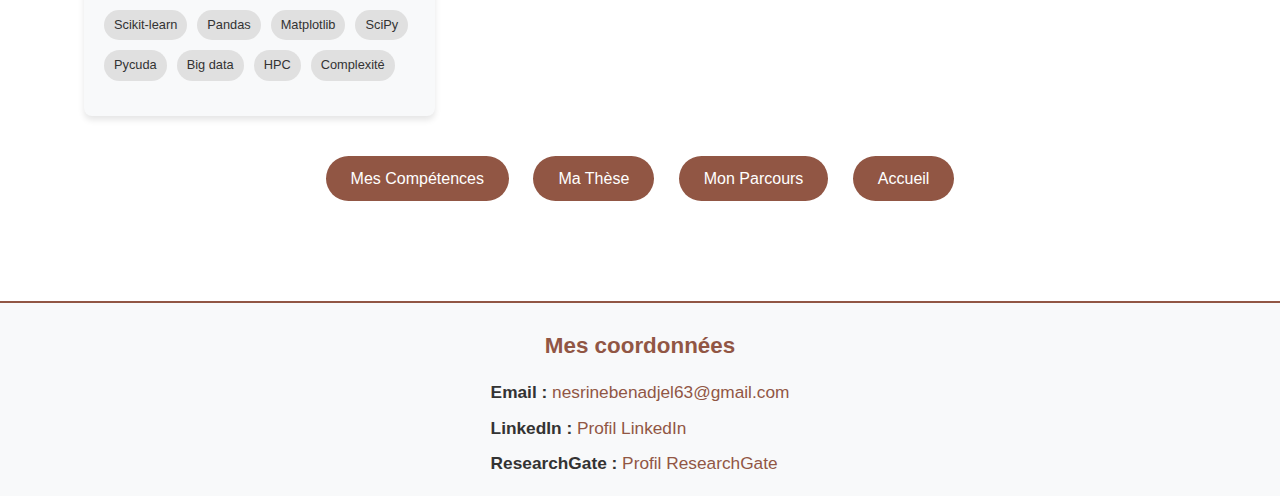
<file: projects.html>
<!DOCTYPE html>
<html lang="fr">
<head>
    <meta charset="UTF-8">
    <meta name="viewport" content="width=device-width, initial-scale=1.0">
    <title>Projets | Nesrine Benadjal</title>
    <link rel="stylesheet" href="styles.css">
    <style>
        .projects-header {
            background: linear-gradient(rgba(0,0,0,0.7), rgba(0,0,0,0.7)), url('images3.jpg');
            background-size: cover;
    background-position: center; 
    background-repeat: no-repeat;
    width: 100%;
    height: 500px;
    background-color: #f0f0f0;
    position: relative;
}
        
        .projects-header h1 {
            font-size: 3.2em;
            color: #f7f5f4; 
            margin-bottom: 10px;
            letter-spacing: 2px;
            text-shadow: 2px 2px 8px rgba(0,0,0,0.4);
            font-family: 'Segoe UI', Arial, sans-serif;
        }

        .projects-header p {
            font-size: 1.5em;
            font-style: italic;
            color: #fff3e6;
            margin-bottom: 0;
            text-shadow: 1px 1px 6px rgba(0,0,0,0.3);
        }

        .projects-grid {
            display: grid;
            grid-template-columns: repeat(auto-fill, minmax(350px, 1fr));
            gap: 30px;
            margin: 40px 0;
        }
        .project-card {
            background: #f8f9fa;
            border-radius: 8px;
            overflow: hidden;
            box-shadow: 0 4px 6px rgba(0,0,0,0.1);
            transition: all 0.3s ease;
        }
        .project-card:hover {
            transform: translateY(-10px);
            box-shadow: 0 15px 30px rgba(0,0,0,0.2);
        }
        .project-image {
            height: 200px;
            background-size: cover;
            background-position: center;
        }
        .project-content {
            padding: 20px;
        }
        .project-content h3 {
            color:#915644;
            margin-bottom: 15px;
        }
        .project-tags {
            display: flex;
            flex-wrap: wrap;
            gap: 10px;
            margin: 15px 0;
        }
        .project-tag {
            padding: 5px 10px;
            background: #e0e0e0;
            border-radius: 20px;
            font-size: 0.8em;
        }
        .navigation-buttons {
            margin: 40px 0;
            text-align: center;
        }
        .nav-button {
            display: inline-block;
            margin: 0 10px;
            padding: 10px 25px;
            background:#915644;
            color: white;
            text-decoration: none;
            border-radius: 30px;
            transition: all 0.3s ease;
        }
        .nav-button:hover {
            background:#915644;
            transform: translateY(-3px);
        }
    </style>
</head>
<body>
    <header class="projects-header">
        <div class="container">
            <h1>Mes Projets</h1>
            <p>Réalisations académiques et professionnelles</p>
        </div>
    </header>

    <main class="container">
        <section>
            <h2>Mes Réalisations</h2>
            
            <div class="projects-grid">
                <div class="project-card">
                    <div class="project-image" style="background-image: url('image2.jpg');"></div>
                    <div class="project-content">
                        <h3>Application Android E-Commerce</h3>
                        <p>Développement d'une application mobile Android pour l'achat et la vente en ligne, intégrant un système de marketing d'affiliation.</p>
                        <div class="project-tags">
                            <span class="project-tag">Android studio</span>
                            <span class="project-tag">Java</span>
                            <span class="project-tag">XML</span>
                        </div>
                    </div>
                </div>
                
                <div class="project-card">
                    <div class="project-image" style="background-image: url('image-processing.png');"></div>
                    <div class="project-content">
                        <h3>Traitement d'Images</h3>
                        <p>Segmentation, extraction d'objets, détection de contours et formulation d'un modèle mathématique représentant ces contours.</p>
                        <div class="project-tags">
                            <span class="project-tag">Computer Vision</span>
                            <span class="project-tag">Python</span>
                            <span class="project-tag">OpenCV</span>
                            <span class="project-tag">Matplotlib</span>
                            <span class="project-tag">SciPy</span>
                            <span class="project-tag">Numpy</span>

                        </div>
                    </div>
                </div>
                
                <div class="project-card">
                    <div class="project-image" style="background-image: url('virtualsc.png');"></div>
                    <div class="project-content">
                        <h3>Virtual Screening avec DL</h3>
                        <p>Application de techniques de Deep Learning pour accélérer le processus de virtual screening de molécules.</p>
                        <div class="project-tags">
                            <span class="project-tag">Deep Learning</span>
                    
                            <span class="project-tag">Bioinformatique</span>
                            <span class="project-tag">TensorFlow</span>
                            <span class="project-tag">Keras</span>
                            <span class="project-tag">Numpy</span>
                            <span class="project-tag">Scikit-learn</span>
                            <span class="project-tag">Pandas</span>
                            <span class="project-tag">Matplotlib</span>
                            <span class="project-tag">SciPy</span>
                            <span class="project-tag">Pycuda</span>
                            </span>
                        </div>
                    </div>
                </div>
                
                <div class="project-card">
                    <div class="project-image" style="background-image: url('téléchargement.png');"></div>
                    <div class="project-content">
                        <h3>Optimisation Logicielle avec DL</h3>
                        <p>Exploration de la capacité du Deep Learning à améliorer la qualité et les performances des logiciels.</p>
                        <div class="project-tags">
                            <span class="project-tag">Performance</span>
                            <span class="project-tag">Optimisation</span>
                            <span class="project-tag">PyTorch</span>
                            <span class="project-tag">TensorFlow</span>
                            <span class="project-tag">Keras</span>
                            <span class="project-tag">Numpy</span>
                            <span class="project-tag">Scikit-learn</span>
                            <span class="project-tag">Pandas</span>
                            <span class="project-tag">Matplotlib</span>
                            <span class="project-tag">SciPy</span>
                            <span class="project-tag">Pycuda</span>
                            <span class="project-tag">Big data</span>
                            <span class="project-tag">HPC</span>
                            <span class="project-tag">Complexité</span>
                        </div>
                    </div>
                </div>
            </div>
            
            <div class="navigation-buttons">
                <a href="skills.html" class="nav-button">Mes Compétences</a>
                <a href="thesis.html" class="nav-button">Ma Thèse</a>
                <a href="education.html" class="nav-button">Mon Parcours</a>
                <a href="index.html" class="nav-button">Accueil</a>
            </div>
        </section>
    </main>

    <script src="script.js"></script>
    <footer class="site-footer">
    <div class="footer-content">
        <h2>Mes coordonnées</h2>
        <ul class="footer-contact-list">
            <li><strong>Email :</strong> <a href="mailto:nesrinebenadjel63@gmail.com">nesrinebenadjel63@gmail.com</a></li>
            <li><strong>LinkedIn :</strong> <a href="https://www.linkedin.com/in/nesrine-benadjal-0a7327258?lipi=urn%3Ali%3Apage%3Ad_flagship3_profile_view_base_contact_details%3ByuGKJaT3QIGcwhx11JAG7A%3D%3D" target="_blank">Profil LinkedIn</a></li>
            <li><strong>ResearchGate :</strong> <a href="https://www.researchgate.net/profile/Nesrine-Benadjal" target="_blank">Profil ResearchGate</a></li>
        </ul>
    </div>
</footer>
<style>
.site-footer {
    background: #f8f9fa;
    border-top: 2px solid #915644;
    padding: 25px 0 10px 0;
    text-align: center;
    margin-top: 40px;
}
.footer-content {
    display: flex;
    flex-direction: column;
    align-items: center;
}
.footer-content h2 {
    color: #915644;
    margin-bottom: 15px;
    font-size: 1.4em;
}
.footer-contact-list {
    list-style: none;
    padding: 0;
    margin: 0;
    text-align: left;
    min-width: 260px; /* largeur mini pour un joli rectangle */
}
.footer-contact-list li {
    margin-bottom: 8px;
    font-size: 1.08em;
    color: #333;
}
.site-footer a {
    color: #915644;
    text-decoration: none;
}
.site-footer a:hover {
    text-decoration: underline;
}
</style>
</body>
</html>
</file>
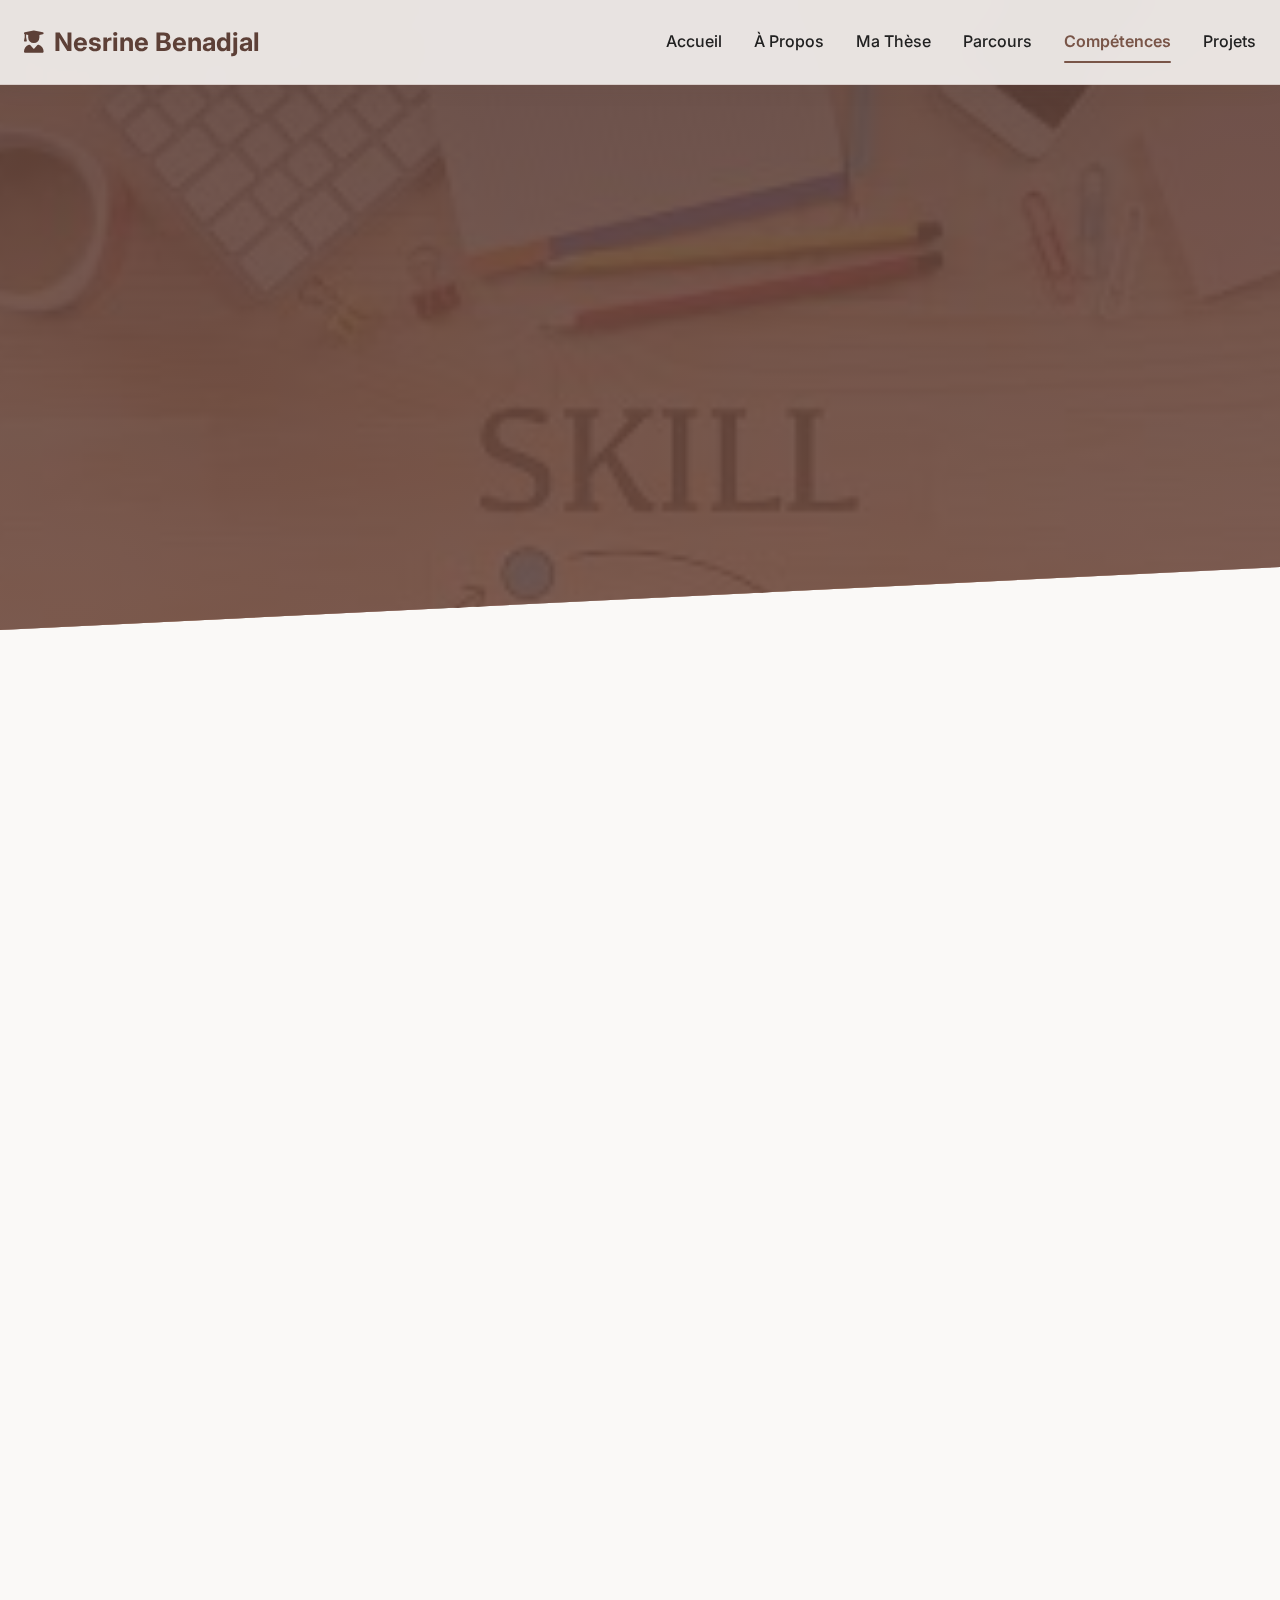
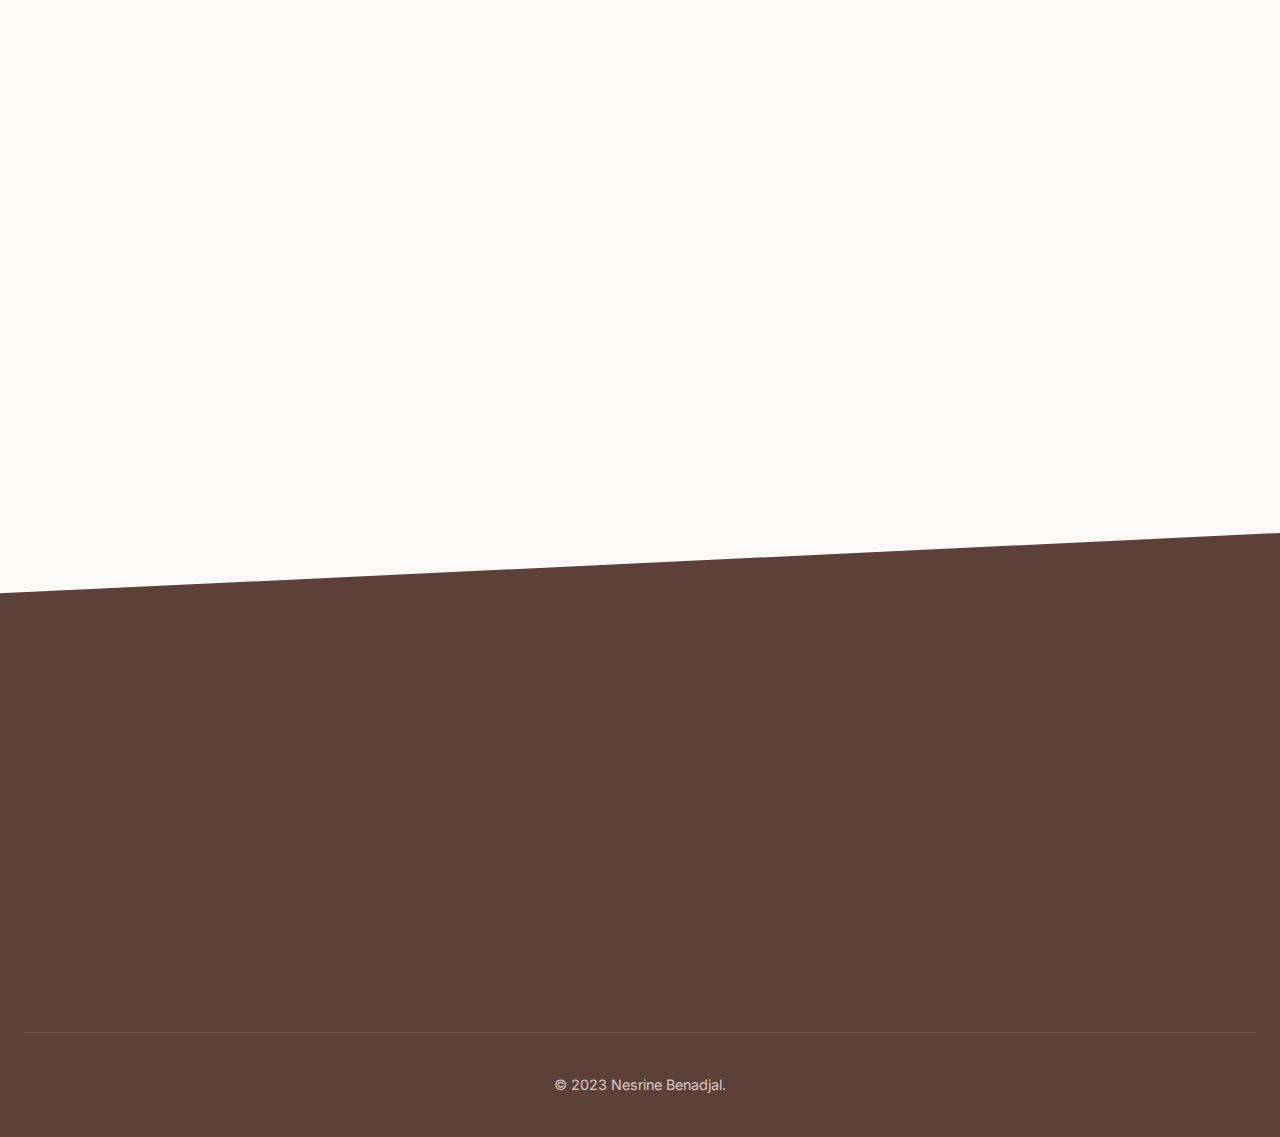
<file: skills.html>
<!DOCTYPE html>
<html lang="fr">
<head>
    <meta charset="UTF-8">
    <meta name="viewport" content="width=device-width, initial-scale=1.0, maximum-scale=5.0">
    <title>Compétences | Nesrine Benadjal - Doctorante en Informatique</title>
    <link rel="stylesheet" href="https://cdnjs.cloudflare.com/ajax/libs/font-awesome/6.4.0/css/all.min.css">
    <link href="https://fonts.googleapis.com/css2?family=Inter:wght@300;400;500;600;700&display=swap" rel="stylesheet">
    <style>
        /* Variables de couleurs marron élégantes (cohérentes avec les autres pages) */
        :root {
            --marron-fonce: #5D4037;
            --marron: #795548;
            --marron-clair: #A1887F;
            --marron-tres-clair: #D7CCC8;
            --beige: #EFEBE9;
            --beige-clair: #FAF9F7;
            --blanc: #FFFFFF;
            --noir: #212121;
            --gris: #757575;
            --gris-clair: #BDBDBD;
            
            --primary: var(--marron);
            --primary-dark: var(--marron-fonce);
            --primary-light: var(--marron-clair);
            --background: var(--beige-clair);
            --surface: var(--beige);
            --text-dark: var(--noir);
            --text-light: var(--gris);
            --border: var(--marron-tres-clair);
            
            --gradient: linear-gradient(135deg, var(--marron-fonce) 0%, var(--marron) 100%);
            --gradient-light: linear-gradient(135deg, var(--marron-tres-clair) 0%, var(--beige) 100%);
            --gradient-hover: linear-gradient(135deg, var(--marron) 0%, var(--marron-clair) 100%);
            
            --shadow-sm: 0 2px 8px rgba(93, 64, 55, 0.08);
            --shadow-md: 0 4px 16px rgba(93, 64, 55, 0.12);
            --shadow-lg: 0 8px 32px rgba(93, 64, 55, 0.16);
            --shadow-xl: 0 12px 48px rgba(93, 64, 55, 0.2);
            
            --radius-sm: 6px;
            --radius-md: 12px;
            --radius-lg: 20px;
            --radius-xl: 28px;
            --radius-full: 999px;
            
            --transition: all 0.3s cubic-bezier(0.4, 0, 0.2, 1);
            --transition-slow: all 0.5s cubic-bezier(0.4, 0, 0.2, 1);
        }

        /* Reset et base */
        * {
            margin: 0;
            padding: 0;
            box-sizing: border-box;
        }

        html {
            scroll-behavior: smooth;
        }

        body {
            font-family: 'Inter', sans-serif;
            line-height: 1.7;
            color: var(--text-dark);
            background-color: var(--background);
            overflow-x: hidden;
        }

        .container {
            width: 100%;
            max-width: 1280px;
            margin: 0 auto;
            padding: 0 24px;
        }

        /* Header moderne et responsive */
        .modern-header {
            position: relative;
            min-height: 70vh;
            display: flex;
            align-items: center;
            justify-content: center;
            background: var(--gradient);
            color: var(--blanc);
            overflow: hidden;
            clip-path: polygon(0 0, 100% 0, 100% 90%, 0 100%);
        }

        .header-bg {
            position: absolute;
            top: 0;
            left: 0;
            right: 0;
            bottom: 0;
            background: linear-gradient(rgba(93, 64, 55, 0.9), rgba(121, 85, 72, 0.9)), url('skills.jpg');
            background-size: cover;
            background-position: center;
            background-attachment: fixed;
            z-index: 1;
        }

        .header-content {
            position: relative;
            z-index: 3;
            text-align: center;
            max-width: 800px;
            padding: 0 20px;
            animation: fadeInUp 1s ease-out;
        }

        .header-content h1 {
            font-size: clamp(2.5rem, 5vw, 4rem);
            font-weight: 700;
            margin-bottom: 20px;
            letter-spacing: -0.5px;
            color: var(--beige-clair);
            text-shadow: 0 2px 4px rgba(0, 0, 0, 0.2);
        }

        .header-content .subtitle {
            font-size: clamp(1.1rem, 2vw, 1.5rem);
            color: var(--marron-tres-clair);
            margin-bottom: 40px;
            font-weight: 300;
            line-height: 1.6;
        }

        .accent-line {
            width: 120px;
            height: 4px;
            background: var(--marron-tres-clair);
            margin: 40px auto;
            border-radius: 2px;
            position: relative;
            overflow: hidden;
        }

        .accent-line::after {
            content: '';
            position: absolute;
            top: 0;
            left: 0;
            width: 100%;
            height: 100%;
            background: var(--blanc);
            animation: lineProgress 2s ease-in-out infinite;
        }

        @keyframes lineProgress {
            0% { transform: translateX(-100%); }
            100% { transform: translateX(100%); }
        }

        /* Navigation cohérente */
        .modern-nav {
            position: fixed;
            top: 0;
            left: 0;
            right: 0;
            z-index: 1000;
            background: rgba(239, 235, 233, 0.95);
            backdrop-filter: blur(10px);
            padding: 20px 0;
            border-bottom: 1px solid var(--border);
            transition: var(--transition);
            box-shadow: 0 2px 20px rgba(93, 64, 55, 0.1);
        }

        .nav-container {
            display: flex;
            justify-content: space-between;
            align-items: center;
        }

        .logo {
            font-size: 1.6rem;
            font-weight: 700;
            color: var(--marron-fonce);
            text-decoration: none;
            display: flex;
            align-items: center;
            gap: 10px;
            transition: var(--transition);
        }

        .logo:hover {
            color: var(--marron);
        }

        .logo i {
            font-size: 1.4rem;
        }

        .nav-links {
            display: flex;
            gap: 32px;
        }

        .nav-link {
            color: var(--text-dark);
            text-decoration: none;
            font-weight: 500;
            font-size: 1rem;
            transition: var(--transition);
            position: relative;
            padding: 8px 0;
        }

        .nav-link::after {
            content: '';
            position: absolute;
            bottom: 0;
            left: 0;
            width: 0;
            height: 2px;
            background: var(--marron);
            transition: var(--transition);
            border-radius: 1px;
        }

        .nav-link:hover {
            color: var(--marron);
        }

        .nav-link:hover::after {
            width: 100%;
        }

        .nav-link.active {
            color: var(--marron);
            font-weight: 600;
        }

        .nav-link.active::after {
            width: 100%;
        }

        .mobile-nav-btn {
            display: none;
            background: none;
            border: none;
            color: var(--marron);
            font-size: 1.5rem;
            cursor: pointer;
            padding: 8px;
            border-radius: var(--radius-sm);
            transition: var(--transition);
        }

        .mobile-nav-btn:hover {
            background: var(--surface);
        }

        /* Contenu principal responsive */
        main {
            padding: 80px 0;
            position: relative;
            background: var(--background);
        }

        /* Section titre */
        .section-title {
            text-align: center;
            font-size: clamp(2rem, 4vw, 2.8rem);
            color: var(--marron-fonce);
            margin-bottom: 50px;
            font-weight: 700;
            position: relative;
        }

        .section-title::after {
            content: '';
            position: absolute;
            bottom: -15px;
            left: 50%;
            transform: translateX(-50%);
            width: 80px;
            height: 4px;
            background: var(--gradient);
            border-radius: 2px;
        }

        /* Grille de compétences moderne */
        .skills-grid-modern {
            display: grid;
            grid-template-columns: repeat(auto-fill, minmax(350px, 1fr));
            gap: 30px;
            margin: 60px 0;
        }

        .skill-category-modern {
            background: var(--blanc);
            padding: 35px;
            border-radius: var(--radius-lg);
            box-shadow: var(--shadow-lg);
            border: 1px solid var(--border);
            transition: var(--transition-slow);
            position: relative;
            overflow: hidden;
        }

        .skill-category-modern:hover {
            transform: translateY(-10px);
            box-shadow: var(--shadow-xl);
            border-color: var(--marron);
        }

        .skill-category-modern::before {
            content: '';
            position: absolute;
            top: 0;
            left: 0;
            width: 5px;
            height: 100%;
            background: var(--gradient);
            transform: scaleY(0);
            transition: transform 0.4s ease;
            transform-origin: top;
        }

        .skill-category-modern:hover::before {
            transform: scaleY(1);
        }

        .category-header {
            display: flex;
            align-items: center;
            gap: 15px;
            margin-bottom: 25px;
        }

        .category-icon {
            width: 60px;
            height: 60px;
            background: var(--gradient);
            border-radius: 50%;
            display: flex;
            align-items: center;
            justify-content: center;
            color: var(--blanc);
            font-size: 1.5rem;
            box-shadow: var(--shadow-md);
        }

        .category-header h3 {
            font-size: 1.5rem;
            color: var(--marron-fonce);
            font-weight: 600;
            margin: 0;
        }

        /* Liste de compétences sans pourcentages */
        .skills-list-modern {
            list-style: none;
        }

        .skill-item-modern {
            display: flex;
            align-items: center;
            gap: 15px;
            margin-bottom: 18px;
            padding: 12px 15px;
            background: var(--surface);
            border-radius: var(--radius-md);
            border: 1px solid var(--border);
            transition: var(--transition);
        }

        .skill-item-modern:hover {
            background: var(--blanc);
            border-color: var(--marron);
            transform: translateX(5px);
        }

        .skill-item-modern:last-child {
            margin-bottom: 0;
        }

        .skill-icon {
            color: var(--marron);
            font-size: 1.2rem;
            width: 24px;
            text-align: center;
        }

        .skill-name {
            font-weight: 500;
            color: var(--text-dark);
            font-size: 1.05rem;
            flex-grow: 1;
        }

        /* Badges de niveau (optionnel) */
        .skill-level-badge {
            padding: 4px 12px;
            background: var(--marron-tres-clair);
            color: var(--marron-fonce);
            border-radius: var(--radius-full);
            font-size: 0.8rem;
            font-weight: 500;
        }

        /* Boutons de navigation */
        .nav-buttons-modern {
            display: flex;
            justify-content: center;
            gap: 20px;
            margin: 80px 0 40px;
            flex-wrap: wrap;
        }

        .nav-button-modern {
            display: inline-flex;
            align-items: center;
            gap: 12px;
            padding: 18px 36px;
            text-decoration: none;
            border-radius: var(--radius-full);
            font-weight: 600;
            font-size: 1.1rem;
            transition: var(--transition-slow);
            position: relative;
            overflow: hidden;
            z-index: 1;
            min-width: 200px;
            justify-content: center;
        }

        .nav-button-modern.primary {
            background: var(--gradient);
            color: var(--blanc);
            box-shadow: var(--shadow-lg);
        }

        .nav-button-modern.secondary {
            background: var(--blanc);
            color: var(--marron);
            border: 2px solid var(--marron);
            box-shadow: var(--shadow-md);
        }

        .nav-button-modern.primary:hover {
            transform: translateY(-8px);
            box-shadow: var(--shadow-xl);
        }

        .nav-button-modern.secondary:hover {
            background: var(--marron);
            color: var(--blanc);
            transform: translateY(-8px);
            box-shadow: var(--shadow-xl);
        }

        /* Footer cohérent */
        .footer-modern {
            background: var(--marron-fonce);
            color: var(--beige);
            padding: 80px 0 40px;
            margin-top: 100px;
            clip-path: polygon(0 10%, 100% 0, 100% 100%, 0 100%);
        }

        .footer-grid {
            display: grid;
            grid-template-columns: repeat(auto-fit, minmax(250px, 1fr));
            gap: 40px;
            margin-bottom: 60px;
        }

        .footer-col h3 {
            color: var(--beige-clair);
            font-size: 1.5rem;
            margin-bottom: 25px;
            font-weight: 600;
            position: relative;
            padding-bottom: 15px;
        }

        .footer-col h3::after {
            content: '';
            position: absolute;
            bottom: 0;
            left: 0;
            width: 50px;
            height: 3px;
            background: var(--marron-tres-clair);
            border-radius: 2px;
        }

        .contact-list {
            list-style: none;
        }

        .contact-list li {
            margin-bottom: 18px;
            display: flex;
            align-items: center;
            gap: 15px;
        }

        .contact-list i {
            color: var(--marron-tres-clair);
            font-size: 1.2rem;
            width: 24px;
        }

        .contact-list a {
            color: var(--beige);
            text-decoration: none;
            transition: var(--transition);
            font-size: 1.05rem;
        }

        .contact-list a:hover {
            color: var(--marron-tres-clair);
            padding-left: 5px;
        }

        .social-links-modern {
            display: flex;
            gap: 20px;
            margin-top: 30px;
            justify-content: center;
        }

        .social-link-modern {
            width: 45px;
            height: 45px;
            border-radius: 50%;
            background: rgba(255, 255, 255, 0.1);
            display: flex;
            align-items: center;
            justify-content: center;
            color: var(--beige);
            text-decoration: none;
            transition: var(--transition);
            border: 1px solid rgba(255, 255, 255, 0.2);
        }

        .social-link-modern:hover {
            background: var(--beige);
            color: var(--marron-fonce);
            transform: translateY(-5px);
            border-color: var(--beige);
        }

        .footer-bottom {
            text-align: center;
            padding-top: 40px;
            border-top: 1px solid rgba(255, 255, 255, 0.1);
            color: var(--marron-tres-clair);
            font-size: 0.9rem;
        }

        /* Animations */
        @keyframes fadeInUp {
            from {
                opacity: 0;
                transform: translateY(40px);
            }
            to {
                opacity: 1;
                transform: translateY(0);
            }
        }

        .fade-in {
            opacity: 0;
            animation: fadeInUp 0.8s ease forwards;
        }

        .delay-1 { animation-delay: 0.2s; }
        .delay-2 { animation-delay: 0.4s; }
        .delay-3 { animation-delay: 0.6s; }
        .delay-4 { animation-delay: 0.8s; }

        /* Responsive Design */
        @media (max-width: 992px) {
            .container {
                padding: 0 32px;
            }
            
            .skills-grid-modern {
                grid-template-columns: repeat(auto-fill, minmax(320px, 1fr));
            }
        }

        @media (max-width: 768px) {
            .modern-nav {
                padding: 16px 0;
            }
            
            .nav-links {
                display: none;
            }
            
            .mobile-nav-btn {
                display: block;
            }
            
            .modern-header {
                min-height: 60vh;
                clip-path: polygon(0 0, 100% 0, 100% 95%, 0 100%);
            }
            
            .header-content h1 {
                font-size: 2.2rem;
            }
            
            .header-content .subtitle {
                font-size: 1.1rem;
            }
            
            .skills-grid-modern {
                grid-template-columns: 1fr;
                gap: 25px;
            }
            
            .skill-category-modern {
                padding: 30px 25px;
            }
            
            .category-header {
                gap: 12px;
            }
            
            .category-icon {
                width: 50px;
                height: 50px;
                font-size: 1.3rem;
            }
            
            .category-header h3 {
                font-size: 1.3rem;
            }
            
            .skill-item-modern {
                padding: 10px 12px;
            }
            
            .nav-buttons-modern {
                flex-direction: column;
                align-items: center;
                gap: 15px;
            }
            
            .nav-button-modern {
                width: 100%;
                max-width: 300px;
                justify-content: center;
            }
            
            .footer-modern {
                clip-path: polygon(0 5%, 100% 0, 100% 100%, 0 100%);
                padding: 60px 0 30px;
            }
        }

        @media (max-width: 480px) {
            .container {
                padding: 0 20px;
            }
            
            .modern-header {
                min-height: 50vh;
            }
            
            .header-content h1 {
                font-size: 1.8rem;
            }
            
            .section-title {
                font-size: 1.8rem;
            }
            
            .skill-category-modern {
                padding: 25px 20px;
            }
            
            .category-header {
                flex-direction: column;
                text-align: center;
                gap: 15px;
            }
            
            .category-icon {
                width: 60px;
                height: 60px;
                font-size: 1.5rem;
            }
            
            .category-header h3 {
                font-size: 1.2rem;
            }
            
            .skill-item-modern {
                gap: 10px;
            }
            
            .skill-name {
                font-size: 1rem;
            }
            
            .footer-grid {
                grid-template-columns: 1fr;
                gap: 30px;
            }
        }
    </style>
</head>
<body>
    <!-- Navigation -->
    <nav class="modern-nav">
        <div class="container nav-container">
            <a href="index.html" class="logo">
                <i class="fas fa-user-graduate"></i>
                <span>Nesrine Benadjal</span>
            </a>
            <div class="nav-links">
                <a href="index.html" class="nav-link">Accueil</a>
                <a href="about.html" class="nav-link">À Propos</a>
                <a href="thesis.html" class="nav-link">Ma Thèse</a>
                <a href="education.html" class="nav-link">Parcours</a>
                <a href="skills.html" class="nav-link active">Compétences</a>
                <a href="projects.html" class="nav-link">Projets</a>
            </div>
            <button class="mobile-nav-btn" id="mobileMenuBtn">
                <i class="fas fa-bars"></i>
            </button>
        </div>
    </nav>

    <!-- Header -->
    <header class="modern-header">
        <div class="header-bg"></div>
        <div class="header-content fade-in">
            <h1>Mes Compétences</h1>
            <p class="subtitle">Expertise technique et professionnelle en informatique et recherche</p>
            <div class="accent-line"></div>
        </div>
    </header>

    <!-- Contenu principal -->
    <main>
        <div class="container">
            <!-- Section compétences -->
            <section class="fade-in">
                <h2 class="section-title">Expertise Technique</h2>
                
                <div class="skills-grid-modern">
                    <!-- Catégorie 1: Langages de Programmation -->
                    <div class="skill-category-modern fade-in delay-1">
                        <div class="category-header">
                            <div class="category-icon">
                                <i class="fas fa-code"></i>
                            </div>
                            <h3>Langages de Programmation</h3>
                        </div>
                        
                        <ul class="skills-list-modern">
                            <li class="skill-item-modern">
                                <i class="fas fa-check-circle skill-icon"></i>
                                <span class="skill-name">Python</span>
                            </li>
                            <li class="skill-item-modern">
                                <i class="fas fa-check-circle skill-icon"></i>
                                <span class="skill-name">C</span>
                            </li>
                            <li class="skill-item-modern">
                                <i class="fas fa-check-circle skill-icon"></i>
                                <span class="skill-name">Java</span>
                            </li>
                            <li class="skill-item-modern">
                                <i class="fas fa-check-circle skill-icon"></i>
                                <span class="skill-name">CUDA</span>
                            </li>
                        </ul>
                    </div>
                    
                    <!-- Catégorie 2: Data Science -->
                    <div class="skill-category-modern fade-in delay-2">
                        <div class="category-header">
                            <div class="category-icon">
                                <i class="fas fa-chart-line"></i>
                            </div>
                            <h3>Data Science & IA</h3>
                        </div>
                        
                        <ul class="skills-list-modern">
                            <li class="skill-item-modern">
                                <i class="fas fa-check-circle skill-icon"></i>
                                <span class="skill-name">Machine Learning</span>
                            </li>
                            <li class="skill-item-modern">
                                <i class="fas fa-check-circle skill-icon"></i>
                                <span class="skill-name">Deep Learning</span>
                            </li>
                            <li class="skill-item-modern">
                                <i class="fas fa-check-circle skill-icon"></i>
                                <span class="skill-name">NLP (Traitement du Langage Naturel)</span>
                            </li>
                            <li class="skill-item-modern">
                                <i class="fas fa-check-circle skill-icon"></i>
                                <span class="skill-name">Analyse Numérique</span>
                            </li>
                            <li class="skill-item-modern">
                                <i class="fas fa-check-circle skill-icon"></i>
                                <span class="skill-name">Traitement d'Images</span>
                            </li>
                        </ul>
                    </div>
                    
                    <!-- Catégorie 3: Outils & Technologies -->
                    <div class="skill-category-modern fade-in delay-3">
                        <div class="category-header">
                            <div class="category-icon">
                                <i class="fas fa-tools"></i>
                            </div>
                            <h3>Outils & Technologies</h3>
                        </div>
                        
                        <ul class="skills-list-modern">
                            <li class="skill-item-modern">
                                <i class="fas fa-check-circle skill-icon"></i>
                                <span class="skill-name">Docker</span>
                            </li>
                            <li class="skill-item-modern">
                                <i class="fas fa-check-circle skill-icon"></i>
                                <span class="skill-name">Hadoop</span>
                            </li>
                            <li class="skill-item-modern">
                                <i class="fas fa-check-circle skill-icon"></i>
                                <span class="skill-name">Linux</span>
                            </li>
                            <li class="skill-item-modern">
                                <i class="fas fa-check-circle skill-icon"></i>
                                <span class="skill-name">TensorFlow</span>
                            </li>
                            <li class="skill-item-modern">
                                <i class="fas fa-check-circle skill-icon"></i>
                                <span class="skill-name">PyTorch</span>
                            </li>
                        </ul>
                    </div>
                    
                    <!-- Catégorie 4: Développement Web -->
                    <div class="skill-category-modern fade-in delay-4">
                        <div class="category-header">
                            <div class="category-icon">
                                <i class="fas fa-laptop-code"></i>
                            </div>
                            <h3>Développement Web</h3>
                        </div>
                        
                        <ul class="skills-list-modern">
                            <li class="skill-item-modern">
                                <i class="fas fa-check-circle skill-icon"></i>
                                <span class="skill-name">HTML</span>
                            </li>
                            <li class="skill-item-modern">
                                <i class="fas fa-check-circle skill-icon"></i>
                                <span class="skill-name">CSS</span>
                            </li>
                            <li class="skill-item-modern">
                                <i class="fas fa-check-circle skill-icon"></i>
                                <span class="skill-name">JavaScript</span>
                            </li>
                        </ul>
                    </div>
                </div>
            </section>

            <!-- Boutons de navigation -->
            <div class="nav-buttons-modern">
                <a href="education.html" class="nav-button-modern primary fade-in">
                    <i class="fas fa-graduation-cap"></i>
                    <span>Mon Parcours</span>
                </a>
                <a href="projects.html" class="nav-button-modern secondary fade-in">
                    <i class="fas fa-project-diagram"></i>
                    <span>Mes Projets</span>
                </a>
                <a href="thesis.html" class="nav-button-modern secondary fade-in">
                    <i class="fas fa-file-alt"></i>
                    <span>Ma Thèse</span>
                </a>
                <a href="index.html" class="nav-button-modern secondary fade-in">
                    <i class="fas fa-home"></i>
                    <span>Retour à l'Accueil</span>
                </a>
            </div>
        </div>
    </main>

    <!-- Footer -->
    <footer class="footer-modern">
        <div class="container">
            <div class="footer-grid">
                <div class="footer-col fade-in">
                    <h3>Coordonnées</h3>
                    <ul class="contact-list">
                        <li>
                            <i class="fas fa-envelope"></i>
                            <a href="mailto:nesrinebenadjel63@gmail.com">nesrinebenadjel63@gmail.com</a>
                        </li>
                        <li>
                            <i class="fas fa-map-marker-alt"></i>
                            <span>USTHB</span>
                        </li>
                    </ul>
                </div>
                
                <div class="footer-col fade-in delay-1">
                    <h3>Réseaux Professionnels</h3>
                    <ul class="contact-list">
                        <li>
                            <i class="fab fa-linkedin"></i>
                            <a href="https://www.linkedin.com/in/nesrine-benadjal-0a7327258" target="_blank">Profil LinkedIn</a>
                        </li>
                        <li>
                            <i class="fab fa-researchgate"></i>
                            <a href="https://www.researchgate.net/profile/Nesrine-Benadjal" target="_blank">ResearchGate</a>
                        </li>
                    </ul>
                </div>
                
                <div class="footer-col fade-in delay-2">
                    <h3>Navigation Rapide</h3>
                    <ul class="contact-list">
                        <li><a href="index.html">Accueil</a></li>
                        <li><a href="thesis.html">Ma Thèse</a></li>
                        <li><a href="education.html">Mon Parcours</a></li>
                        <li><a href="projects.html">Mes Projets</a></li>
                        <li><a href="skills.html">Mes Compétences</a></li>
                    </ul>
                </div>
            </div>

            <div class="social-links-modern fade-in delay-3">
                <a href="mailto:nesrinebenadjel63@gmail.com" class="social-link-modern" title="Email">
                    <i class="fas fa-envelope"></i>
                </a>
                <a href="https://www.linkedin.com/in/nesrine-benadjal-0a7327258" class="social-link-modern" title="LinkedIn">
                    <i class="fab fa-linkedin-in"></i>
                </a>
                <a href="https://www.researchgate.net/profile/Nesrine-Benadjal" class="social-link-modern" title="ResearchGate">
                    <i class="fab fa-researchgate"></i>
                </a>
            </div>

            <div class="footer-bottom">
                <p>&copy; 2023 Nesrine Benadjal.</p>
                
            </div>
        </div>
    </footer>

    <script>
        // Navigation mobile
        const mobileMenuBtn = document.getElementById('mobileMenuBtn');
        const navLinks = document.querySelector('.nav-links');
        const mobileNavBtn = document.querySelector('.mobile-nav-btn i');
        const navContainer = document.querySelector('.nav-container');

        mobileMenuBtn.addEventListener('click', () => {
            navLinks.style.display = navLinks.style.display === 'flex' ? 'none' : 'flex';
            if (navLinks.style.display === 'flex') {
                navLinks.style.flexDirection = 'column';
                navLinks.style.position = 'absolute';
                navLinks.style.top = '100%';
                navLinks.style.right = '20px';
                navLinks.style.background = 'var(--blanc)';
                navLinks.style.padding = '25px';
                navLinks.style.borderRadius = 'var(--radius-lg)';
                navLinks.style.boxShadow = 'var(--shadow-xl)';
                navLinks.style.gap = '18px';
                navLinks.style.zIndex = '1000';
                navLinks.style.minWidth = '220px';
                navLinks.style.border = '1px solid var(--border)';
                mobileNavBtn.classList.remove('fa-bars');
                mobileNavBtn.classList.add('fa-times');
            } else {
                mobileNavBtn.classList.remove('fa-times');
                mobileNavBtn.classList.add('fa-bars');
            }
        });

        // Animation au scroll pour la navigation
        window.addEventListener('scroll', () => {
            const nav = document.querySelector('.modern-nav');
            if (window.scrollY > 50) {
                nav.style.padding = '12px 0';
                nav.style.background = 'rgba(239, 235, 233, 0.98)';
                nav.style.boxShadow = '0 4px 30px rgba(93, 64, 55, 0.15)';
            } else {
                nav.style.padding = '20px 0';
                nav.style.background = 'rgba(239, 235, 233, 0.95)';
                nav.style.boxShadow = '0 2px 20px rgba(93, 64, 55, 0.1)';
            }
        });

        // Animation des éléments au scroll
        const observerOptions = {
            threshold: 0.1,
            rootMargin: '0px 0px -50px 0px'
        };

        const observer = new IntersectionObserver((entries) => {
            entries.forEach(entry => {
                if (entry.isIntersecting) {
                    entry.target.classList.add('fade-in');
                }
            });
        }, observerOptions);

        // Observer tous les éléments avec animation
        document.addEventListener('DOMContentLoaded', () => {
            const fadeElements = document.querySelectorAll('.fade-in');
            fadeElements.forEach(el => {
                if (!el.style.animation) {
                    el.style.opacity = '0';
                    observer.observe(el);
                }
            });
            
            // Animation d'entrée globale
            document.body.style.opacity = '0';
            document.body.style.transition = 'opacity 0.8s ease';
            
            setTimeout(() => {
                document.body.style.opacity = '1';
            }, 100);
            
            // Fermer le menu mobile en cliquant sur un lien
            const links = document.querySelectorAll('.nav-link');
            links.forEach(link => {
                link.addEventListener('click', () => {
                    if (window.innerWidth <= 768 && navLinks.style.display === 'flex') {
                        navLinks.style.display = 'none';
                        mobileNavBtn.classList.remove('fa-times');
                        mobileNavBtn.classList.add('fa-bars');
                    }
                });
            });
            
            // Fermer le menu en cliquant en dehors
            document.addEventListener('click', (e) => {
                if (window.innerWidth <= 768 && 
                    navLinks.style.display === 'flex' && 
                    !navContainer.contains(e.target) && 
                    !navLinks.contains(e.target)) {
                    navLinks.style.display = 'none';
                    mobileNavBtn.classList.remove('fa-times');
                    mobileNavBtn.classList.add('fa-bars');
                }
            });
        });

        // Effet de parallaxe pour le header
        window.addEventListener('scroll', () => {
            const header = document.querySelector('.modern-header');
            const scrolled = window.pageYOffset;
            if (header) {
                header.style.transform = `translateY(${scrolled * 0.1}px)`;
            }
        });
    </script>
</body>
</html>
</file>
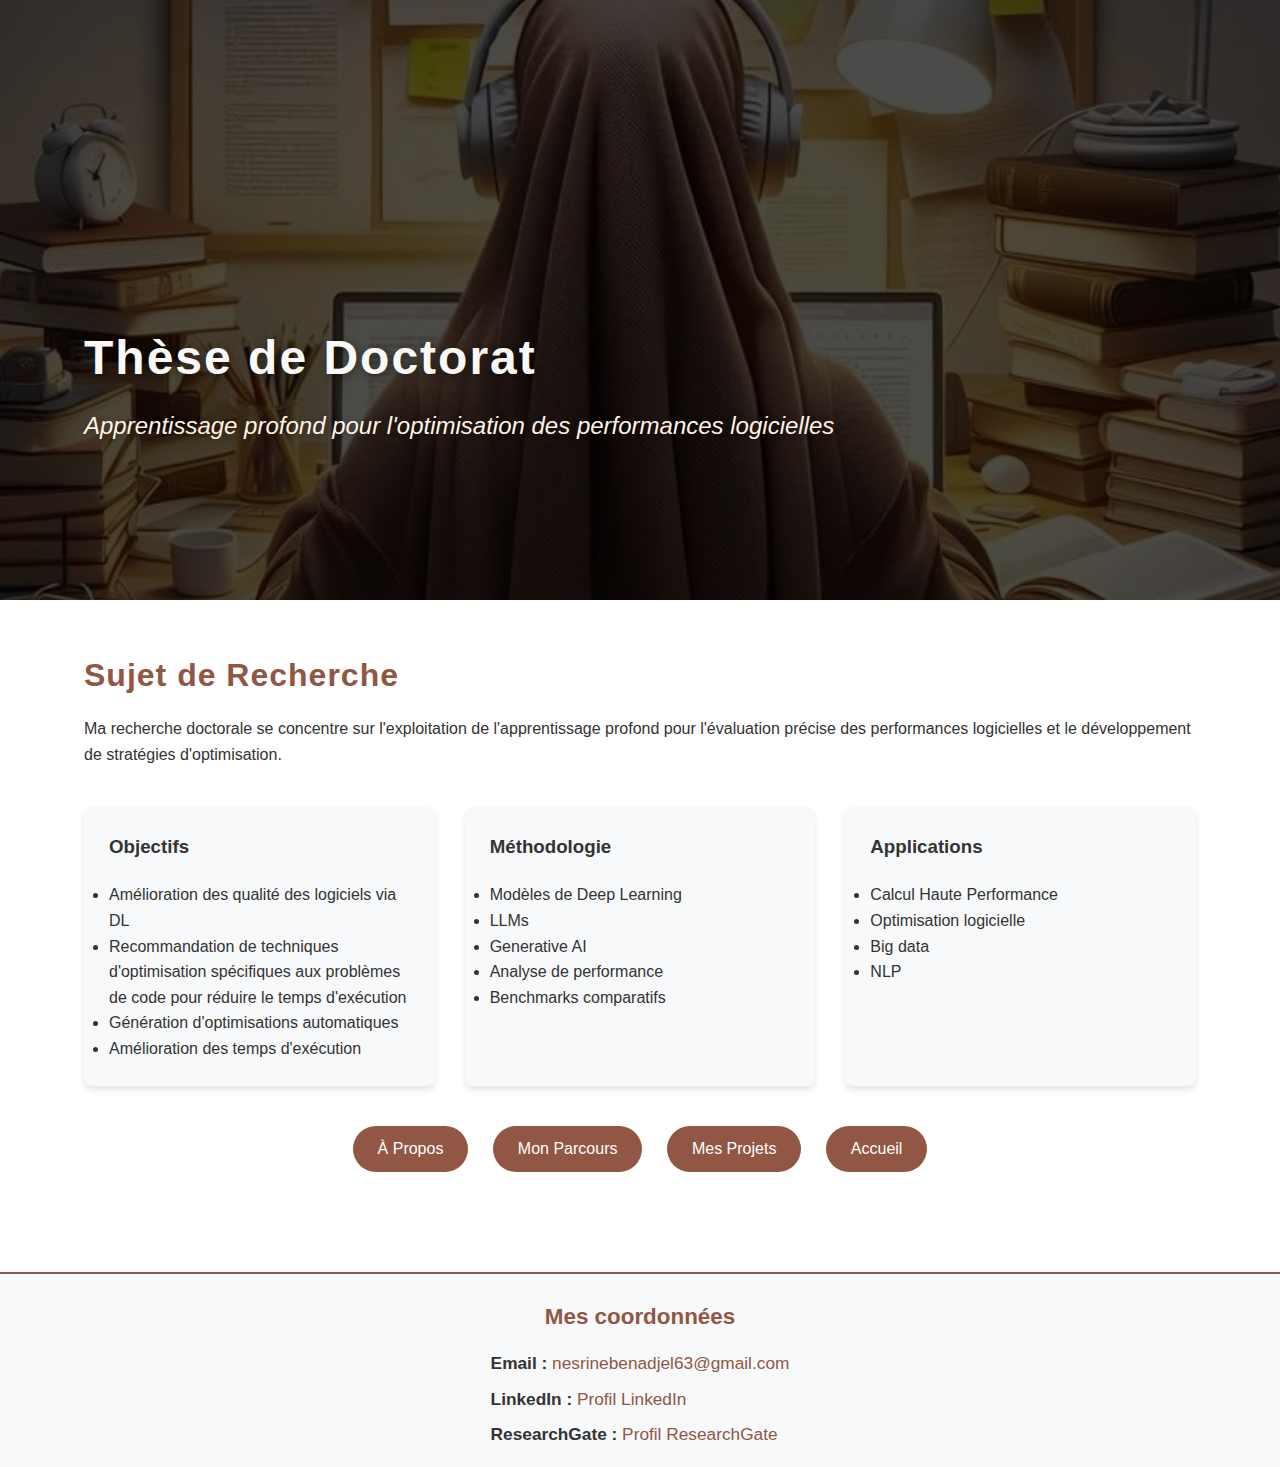
<file: thesis.html>
<!DOCTYPE html>
<html lang="fr">
<head>
    <meta charset="UTF-8">
    <meta name="viewport" content="width=device-width, initial-scale=1.0">
    <title>Thèse de Doctorat | Nesrine Benadjal</title>
    <link rel="stylesheet" href="styles.css">
    <style>
        .thesis-header {
            background: linear-gradient(rgba(0,0,0,0.7), rgba(0,0,0,0.7)), url('images3.jpg');
        background-size: cover;
    background-position: center; /* Correction ici */
    background-repeat: no-repeat;
    width: 100%;
    height: 600px;
    background-color: #f0f0f0;
    position: relative;
}

.thesis-header h1 {
    font-size: 3em;
    color: #faf9f7; /* orange doux */
    margin-top: 300px;
    margin-bottom: 10px;
    letter-spacing: 2px;
    text-shadow: 2px 2px 8px rgba(0,0,0,0.4);
    font-family: 'Segoe UI', Arial, sans-serif;
}

.thesis-header p {
    font-size: 1.5em;
    color: #fff3e6;
    margin-bottom: 0;
    text-shadow: 1px 1px 6px rgba(0,0,0,0.3);
    font-style: italic;
}
main h2 {
    font-size: 2em;
    color: #915644; /* couleur personnalisée */
    margin-top: 30px;
    margin-bottom: 15px;
    letter-spacing: 1px;
}

        .research-details {
            display: flex;
            flex-wrap: wrap;
            gap: 30px;
            margin: 40px 0;
        }
        .research-card {
            flex: 1;
            min-width: 300px;
            padding: 25px;
            background: #f8f9fa;
            border-radius: 8px;
            box-shadow: 0 4px 6px rgba(0,0,0,0.1);
        }
        .navigation-buttons {
            margin: 40px 0;
            text-align: center;
        }
        .nav-button {
            display: inline-block;
            margin: 0 10px;
            padding: 10px 25px;
            background: #915644;
            color: white;
            text-decoration: none;
            border-radius: 30px;
            transition: all 0.3s ease;
        }
        .nav-button:hover {
            background:#915644;
            transform: translateY(-3px);
        }
    </style>
</head>
<body>
    <header class="thesis-header">
        <div class="container">
            <h1>Thèse de Doctorat</h1>
            <p>Apprentissage profond pour l'optimisation des performances logicielles</p>
        </div>
    </header>

    <main class="container">
        <section>
            <h2>Sujet de Recherche</h2>
            <p>Ma recherche doctorale se concentre sur l'exploitation de l'apprentissage profond pour l'évaluation précise des performances logicielles et le développement de stratégies d'optimisation.</p>
            
            <div class="research-details">
                <div class="research-card">
                    <h3>Objectifs</h3>
                    <ul>
                        <li>Amélioration des qualité des logiciels via DL</li>
                        <li>Recommandation de techniques d'optimisation spécifiques aux problèmes de code pour réduire le temps d'exécution</li>
                        <li>Génération d'optimisations automatiques</li>
                        <li>Amélioration des temps d'exécution</li>
                    </ul>
                </div>
                <div class="research-card">
                    <h3>Méthodologie</h3>
                    <ul>
                        <li>Modèles de Deep Learning</li>
                        <li>LLMs</li>
                        <li>Generative AI </li>
                        <li>Analyse de performance</li>
                        <li>Benchmarks comparatifs</li>
                    </ul>
                </div>
                <div class="research-card">
                    <h3>Applications</h3>
                    <ul>
                        <li>Calcul Haute Performance</li>
                        <li>Optimisation logicielle</li>
                        <li>Big data</li>
                        <li>NLP</li>
                    </ul>
                </div>
            </div>
            
            <div class="navigation-buttons">
                <a href="about.html" class="nav-button">À Propos</a>
                <a href="education.html" class="nav-button">Mon Parcours</a>
                <a href="projects.html" class="nav-button">Mes Projets</a>
                <a href="index.html" class="nav-button">Accueil</a>
            </div>
        </section>
    </main>

    <script src="script.js"></script>
    <footer class="site-footer">
    <div class="footer-content">
        <h2>Mes coordonnées</h2>
        <ul class="footer-contact-list">
            <li><strong>Email :</strong> <a href="mailto:nesrinebenadjel63@gmail.com">nesrinebenadjel63@gmail.com</a></li>
            <li><strong>LinkedIn :</strong> <a href="https://www.linkedin.com/in/nesrine-benadjal-0a7327258?lipi=urn%3Ali%3Apage%3Ad_flagship3_profile_view_base_contact_details%3ByuGKJaT3QIGcwhx11JAG7A%3D%3D">Profil LinkedIn</a></li>
            <li><strong>ResearchGate :</strong> <a href="https://www.researchgate.net/profile/Nesrine-Benadjal" target="_blank">Profil ResearchGate</a></li>
        </ul>
    </div>
</footer>
<style>
.site-footer {
    background: #f8f9fa;
    border-top: 2px solid #915644;
    padding: 25px 0 10px 0;
    text-align: center;
    margin-top: 40px;
}
.footer-content {
    display: flex;
    flex-direction: column;
    align-items: center;
}
.footer-content h2 {
    color: #915644;
    margin-bottom: 15px;
    font-size: 1.4em;
}
.footer-contact-list {
    list-style: none;
    padding: 0;
    margin: 0;
    text-align: left;
    min-width: 260px; /* largeur mini pour un joli rectangle */
}
.footer-contact-list li {
    margin-bottom: 8px;
    font-size: 1.08em;
    color: #333;
}
.site-footer a {
    color: #915644;
    text-decoration: none;
}
.site-footer a:hover {
    text-decoration: underline;
}
</style>
</body>
</html>
</file>
<file: styles.css>
/* Styles de base */
* {
    margin: 0;
    padding: 0;
    box-sizing: border-box;
}

body {
    font-family: 'Arial', sans-serif;
    line-height: 1.6;
    color: #333;
}

.container {
    width: 90%;
    max-width: 1200px;
    margin: 0 auto;
    padding: 20px;
}

h1, h2, h3 {
    margin-bottom: 20px;
}

p {
    margin-bottom: 15px;
}

/* Header commun */
.page-header {
    background: #4e54c8;
    color: white;
    padding: 20px 0;
    text-align: center;
}

/* Navigation entre pages */
.page-navigation {
    text-align: center;
    margin: 30px 0;
}

.page-link {
    display: inline-block;
    margin: 0 10px;
    padding: 10px 20px;
    background: #8f94fb;
    color: white;
    text-decoration: none;
    border-radius: 5px;
    transition: all 0.3s ease;
}

.page-link:hover {
    background: #4e54c8;
    transform: translateY(-2px);

}



.page-header {
    position: relative;
    height: 60vh;
    display: flex;
    align-items: center;
    text-align: center;
    color: white;
    overflow: hidden;
}

 
.header-bg {
    position: absolute;
    top: 0;
    left: 0;
    width: 100%;
    height: 100%;
    background-size: cover;
    background-position: center;
    z-index: -1;
    opacity: 0.8;  
}

 
.header-overlay {
    position: absolute;
    top: 0;
    left: 0;
    width: 100%;
    height: 100%;
    background: rgba(0, 0, 0, 0.5);   
    z-index: -1;
}

 
.header-content {
    width: 100%;
    padding: 20px;
    z-index: 1;
}

 
@keyframes fadeIn {
    from { opacity: 0; }
    to { opacity: 0.8; }
}

.header-bg {
    animation: fadeIn 1.5s ease-in-out;
}
</file>
